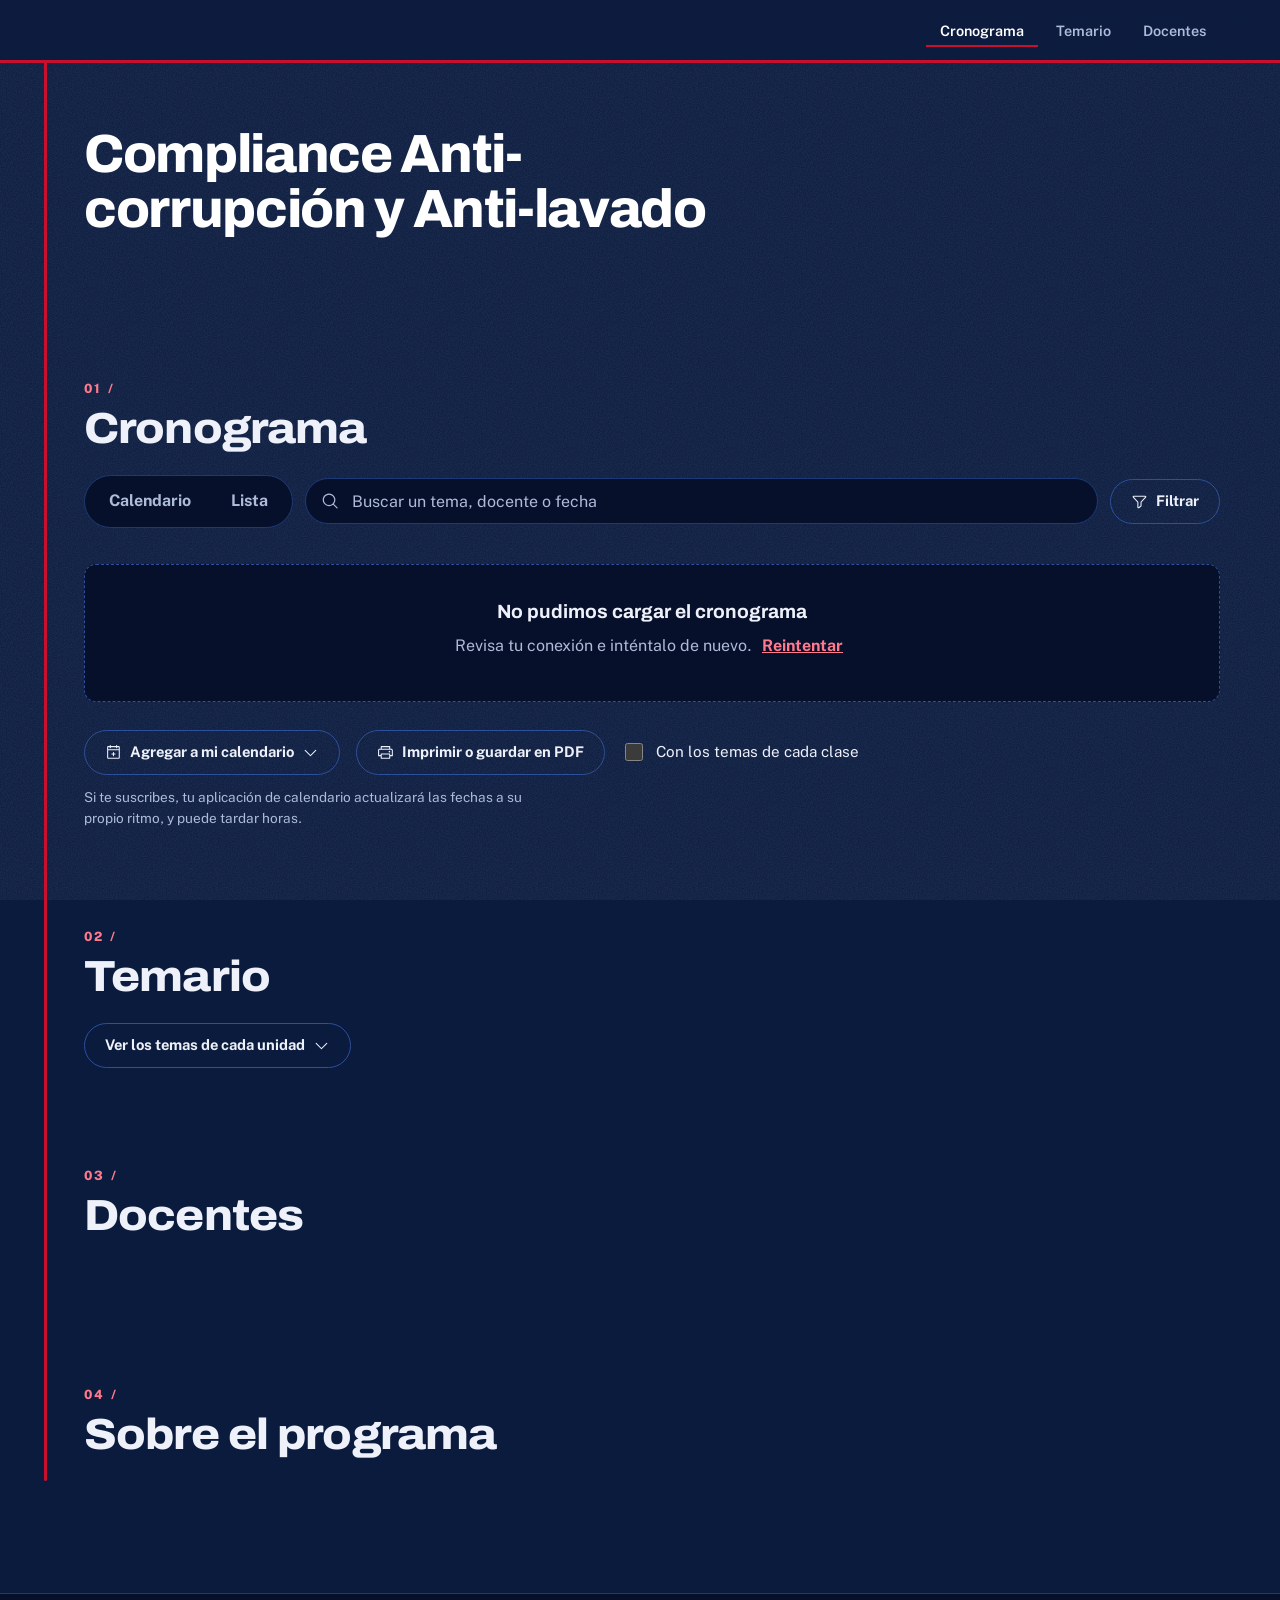
<file: index.html>
<!doctype html>
<html lang="es">
<head>
  <meta charset="utf-8">
  <meta name="viewport" content="width=device-width, initial-scale=1">
  <title>Cronograma del diplomado de Compliance</title>
  <meta name="description" content="Cuándo es tu próxima clase, quién la dicta y el enlace para entrar. Cronograma del Diplomado Compliance Anti-corrupción y Anti-lavado.">
  <meta property="og:type" content="website">
  <meta property="og:locale" content="es_CO">
  <meta property="og:title" content="Cronograma del Diplomado Compliance Anti-corrupción y Anti-lavado">
  <meta property="og:description" content="Tu próxima clase, el calendario completo y el enlace de Teams en un solo lugar.">
  <meta name="theme-color" content="#0B1B3D">
  <link rel="icon" type="image/svg+xml" href="assets/icono.svg">
  <link rel="preload" href="assets/fuentes/archivo-wdth.woff2" as="font" type="font/woff2" crossorigin>
  <link rel="stylesheet" href="css/tokens.css?v=__V__">
  <link rel="stylesheet" href="css/base.css?v=__V__">
  <link rel="stylesheet" href="css/componentes.css?v=__V__">
  <link rel="stylesheet" href="css/calendario.css?v=__V__">
  <link rel="stylesheet" href="css/impresion.css?v=__V__">
</head>
<body>
  <svg width="0" height="0" style="position:absolute" aria-hidden="true" focusable="false"><filter id="caucho" x="-5%" y="-5%" width="110%" height="110%"><feTurbulence type="fractalNoise" baseFrequency="0.85" numOctaves="2" seed="7" result="r"/><feColorMatrix in="r" type="matrix" values="0 0 0 0 0  0 0 0 0 0  0 0 0 0 0  -3.4 0 0 0 2.9" result="m"/><feComposite in="SourceGraphic" in2="m" operator="in"/></filter></svg>
  <a class="omitir" href="#cronograma">Ir al cronograma</a>
  <header class="cabecera">
    <div class="dentro">
      <a class="marca" href="#inicio" id="marca"></a>
      <button class="menu-btn" type="button" aria-expanded="false" aria-controls="nav"><span data-ic="list"></span>Menú</button>
      <nav class="nav" id="nav" aria-label="Secciones">
        <a href="#cronograma">Cronograma</a><a href="#temario">Temario</a><a href="#docentes">Docentes</a>
      </nav>
    </div>
  </header>

  <div class="avisos" id="avisos" role="status" hidden></div>
  <div class="aviso-red" id="aviso-red" role="status" hidden></div>

  <main class="tablero" id="inicio">
    <div class="hilo" aria-hidden="true"></div>

    <section class="portada">
      <div class="portada-top">
        <h1 id="titulo"></h1>
        <p class="lead" id="lead"></p>
      </div>
      <div id="panel" aria-live="off"></div>
    </section>

    <section class="seccion" id="cronograma">
      <h2>Cronograma</h2>
      <div class="herramientas">
        <div class="controles">
          <div class="segmentos" role="group" aria-label="Vista">
            <button type="button" data-vista="calendario" aria-pressed="false">Calendario</button>
            <button type="button" data-vista="lista" aria-pressed="false">Lista</button>
          </div>
          <label class="buscar"><span class="solo-lectores">Buscar</span><span data-ic="magnifying-glass"></span><input id="f-q" type="search" placeholder="Buscar un tema, docente o fecha" autocomplete="off"></label>
          <button class="btn btn-filtrar" id="abrir-filtros" type="button" aria-expanded="false" aria-controls="filtros"><span data-ic="funnel"></span>Filtrar<span class="cuenta-filtros" id="cuenta-filtros" hidden></span></button>
        </div>
        <div class="filtros" id="filtros" hidden>
          <label class="campo">Docente<select id="f-docente"></select></label>
          <label class="campo">Unidad<select id="f-unidad"></select></label>
          <label class="campo">Estado<select id="f-estado">
            <option value="todas">Todas</option><option value="proximas">Próximas</option><option value="realizadas">Realizadas</option></select></label>
          <div class="filtros-pie">
            <label class="check"><input type="checkbox" id="f-ocultar"> Ocultar clases realizadas</label>
            <button class="enlace-btn" type="button" id="limpiar" hidden>Limpiar filtros</button>
          </div>
        </div>
        <p class="contador" id="contador" aria-live="polite"></p>
      </div>
      <div id="vista"></div>
      <div class="acciones">
        <details class="menu" id="menu-ics">
          <summary class="btn"><span data-ic="calendar-plus"></span>Agregar a mi calendario<span data-ic="caret-down"></span></summary>
          <div class="menu-panel papel">
            <button class="btn" type="button" data-ics-visibles>Las clases que veo ahora</button>
            <button class="btn" type="button" data-ics-todas>Todo el cronograma</button>
            <a class="btn" id="suscribir" href="#">Suscribirme y recibir los cambios</a>
          </div>
        </details>
        <button class="btn" type="button" data-pdf><span data-ic="printer"></span>Imprimir o guardar en PDF</button>
        <label class="check"><input type="checkbox" id="f-temas"> Con los temas de cada clase</label>
      </div>
      <p class="nota-ics">Si te suscribes, tu aplicación de calendario actualizará las fechas a su propio ritmo, y puede tardar horas.</p>
    </section>

    <section class="seccion" id="temario"><h2>Temario</h2>
      <details class="temario"><summary class="btn">Ver los temas de cada unidad<span data-ic="caret-down"></span></summary><div class="unidades" id="plan-lista"></div></details>
    </section>
    <section class="seccion" id="docentes"><h2>Docentes</h2><div class="docentes-lista" id="docentes-lista"></div><p class="apoyo" id="apoyo"></p></section>
    <section class="seccion" id="sobre"><h2>Sobre el programa</h2><div class="sobre" id="sobre-contenido"></div></section>
  </main>

  <footer class="pie">
    <div class="dentro">
      <p id="pie-nombre"></p>
      <p id="actualizado" aria-live="off"></p>
    </div>
  </footer>

  <div id="hoja-impresion" aria-hidden="true"></div>
  <!-- __V__ se reemplaza por el commit en cada despliegue: obliga al navegador a pedir los archivos nuevos -->
  <script type="importmap">{"imports":{"./js/app.js":"./js/app.js?v=__V__","./js/datos.js":"./js/datos.js?v=__V__","./js/estado.js":"./js/estado.js?v=__V__","./js/filtros.js":"./js/filtros.js?v=__V__","./js/vista-lista.js":"./js/vista-lista.js?v=__V__","./js/vista-calendario.js":"./js/vista-calendario.js?v=__V__","./js/proxima-clase.js":"./js/proxima-clase.js?v=__V__","./js/cambios.js":"./js/cambios.js?v=__V__","./js/ics.js":"./js/ics.js?v=__V__","./js/pdf.js":"./js/pdf.js?v=__V__","./js/secciones.js":"./js/secciones.js?v=__V__","./js/ui.js":"./js/ui.js?v=__V__","./js/iconos.js":"./js/iconos.js?v=__V__","./js/utils-fecha.js":"./js/utils-fecha.js?v=__V__"}}</script>
  <script type="module" src="js/app.js?v=__V__"></script>
</body>
</html>
</file>
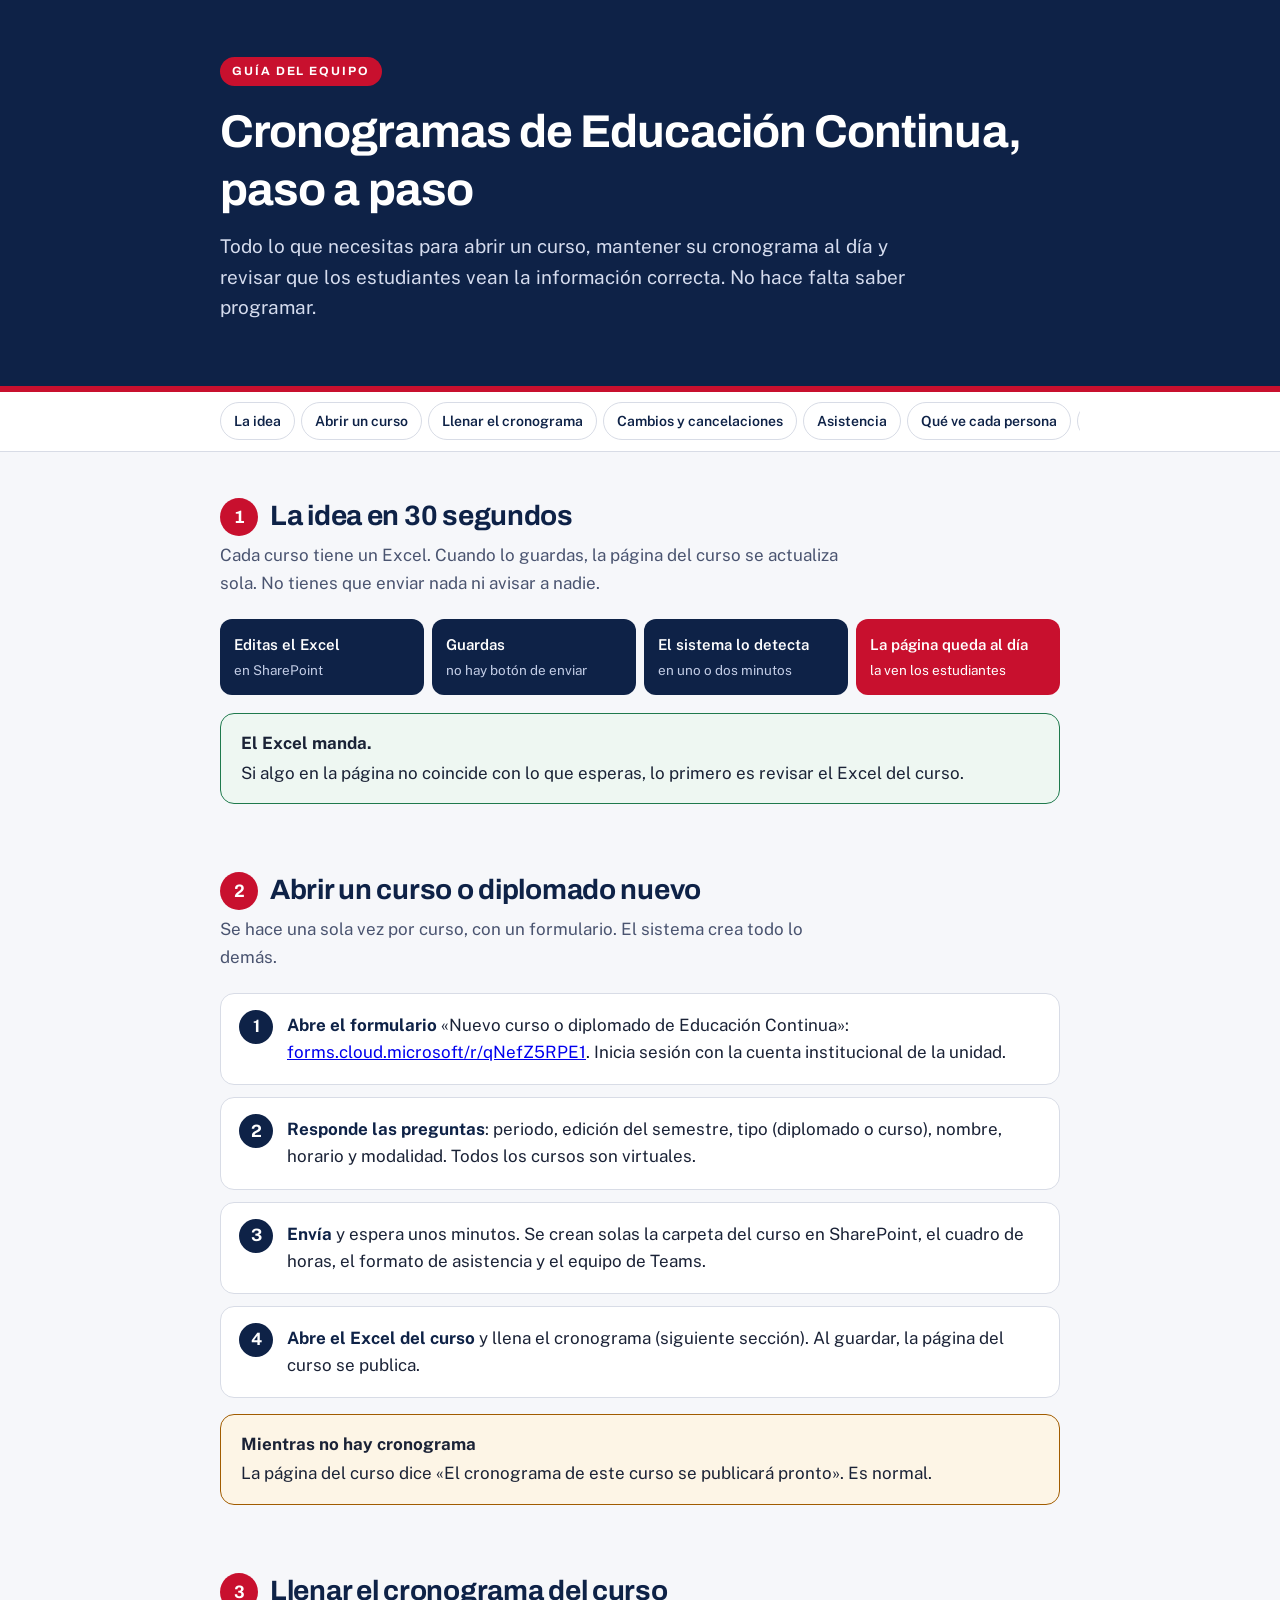
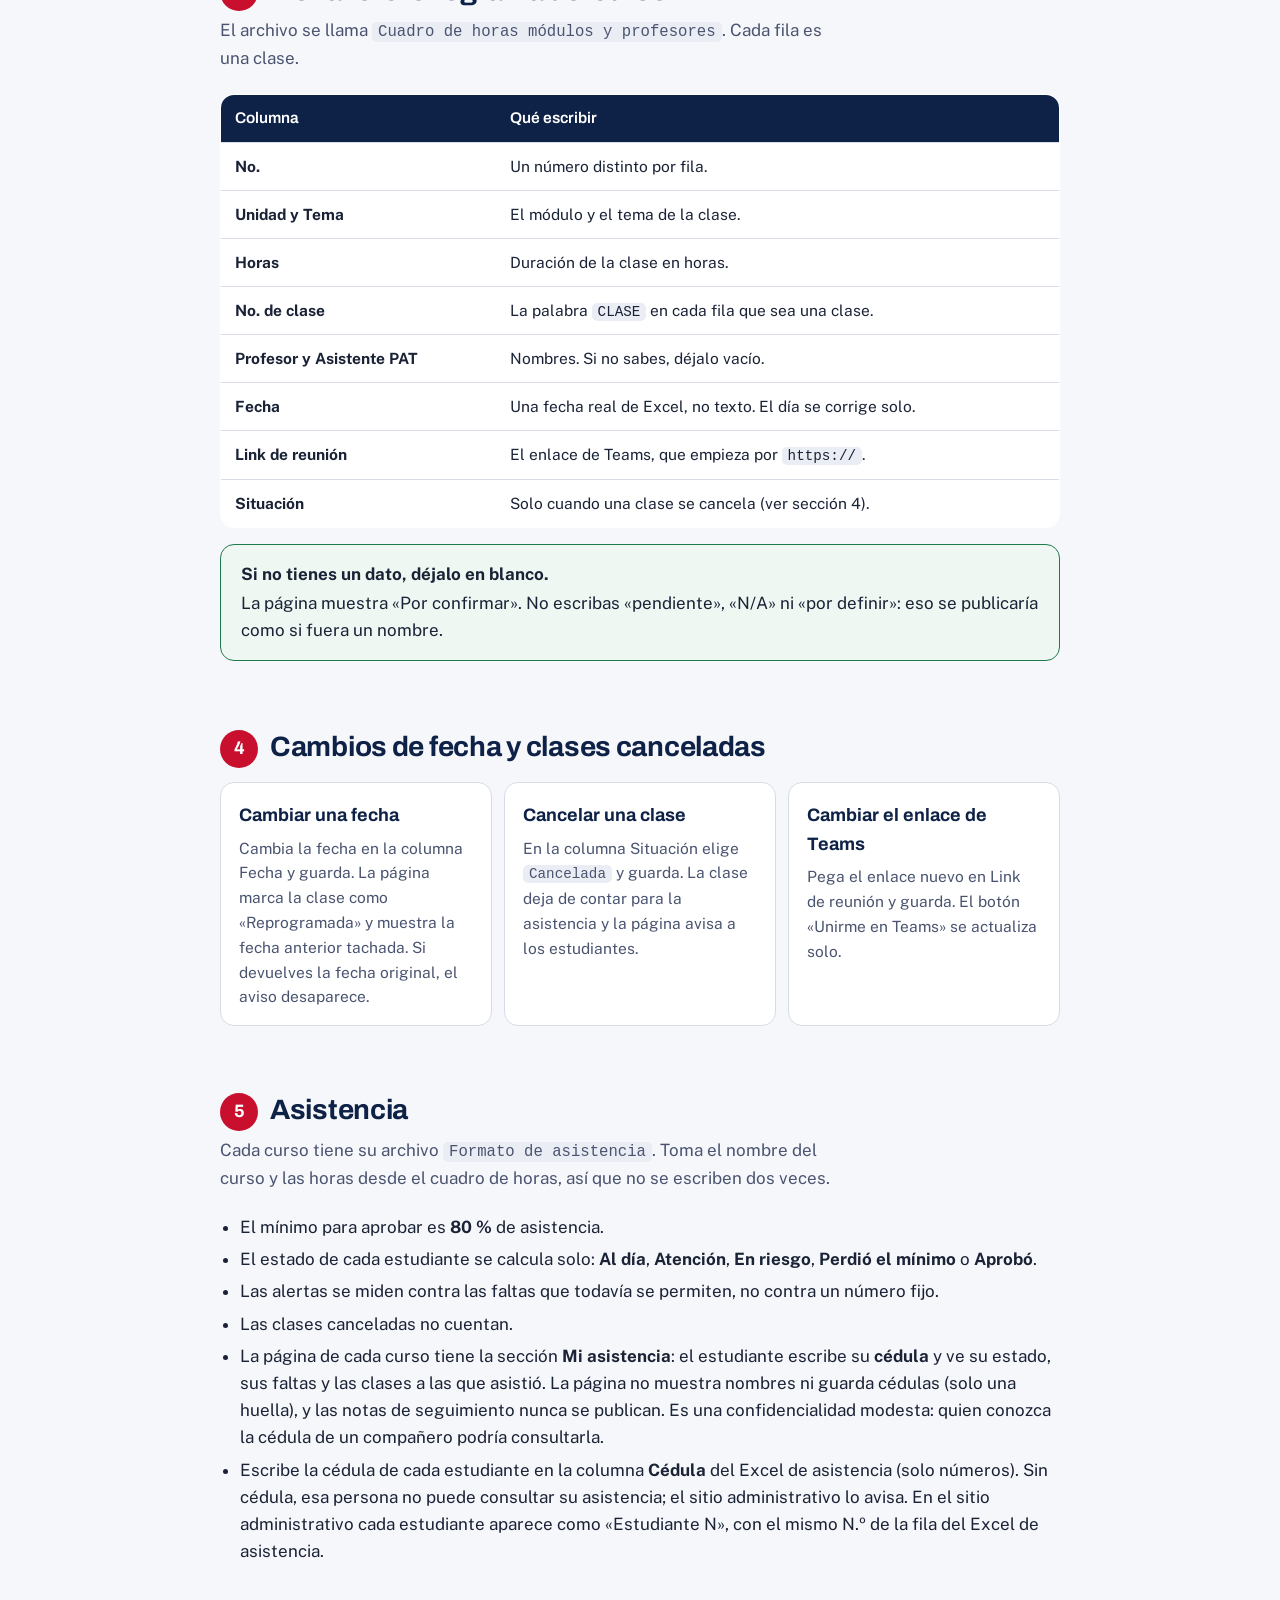
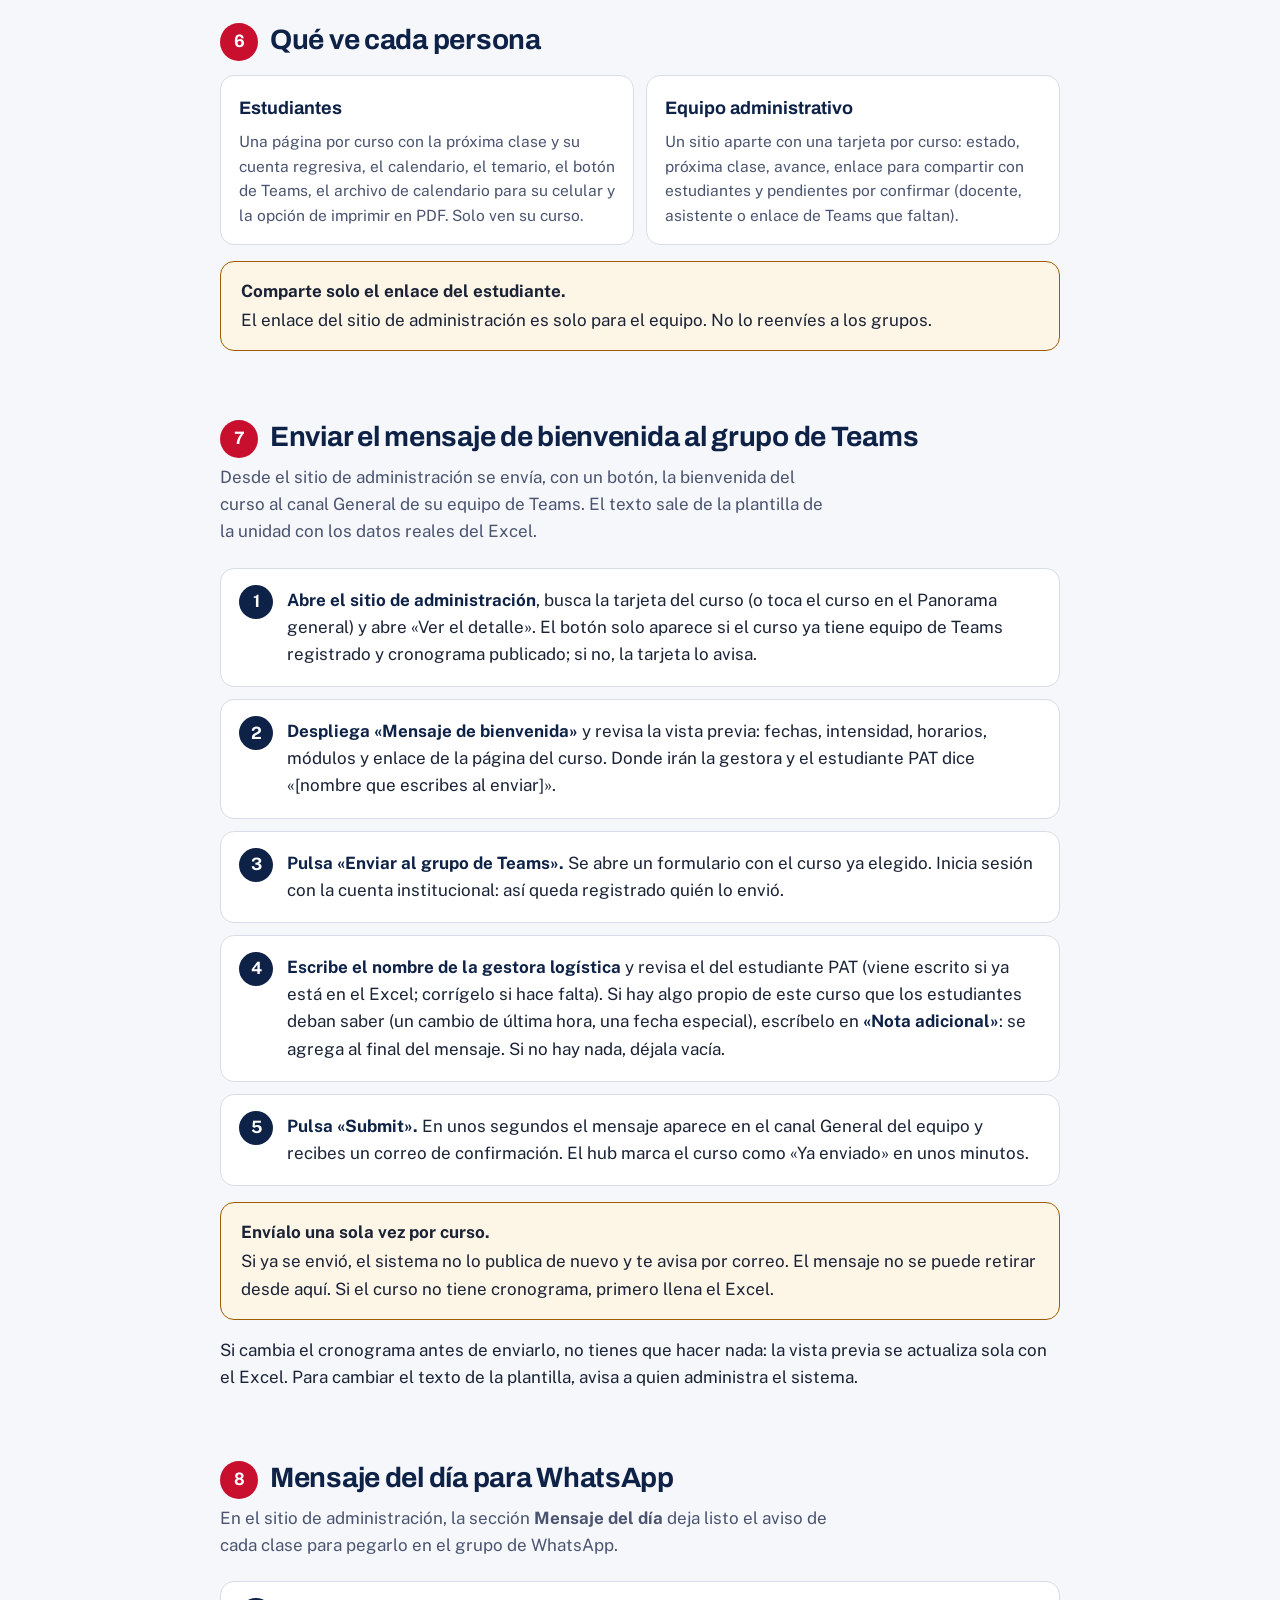
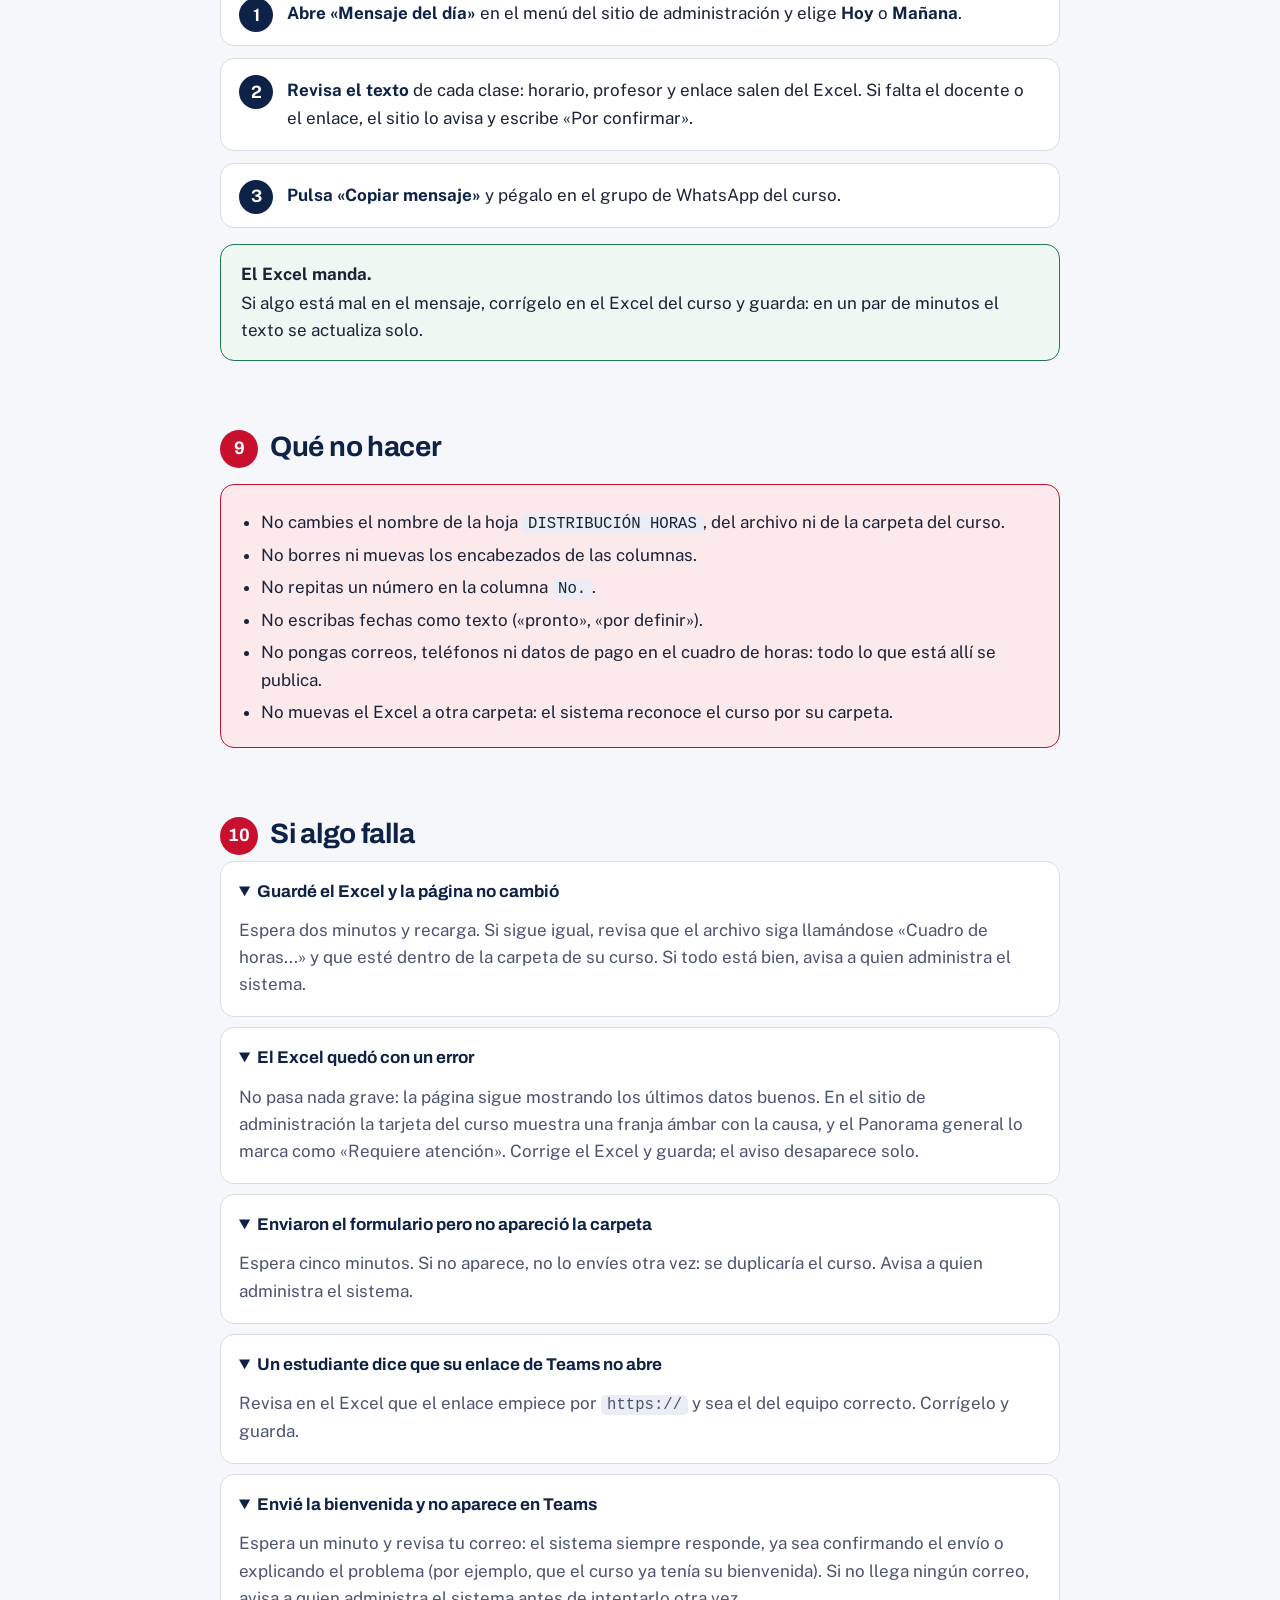
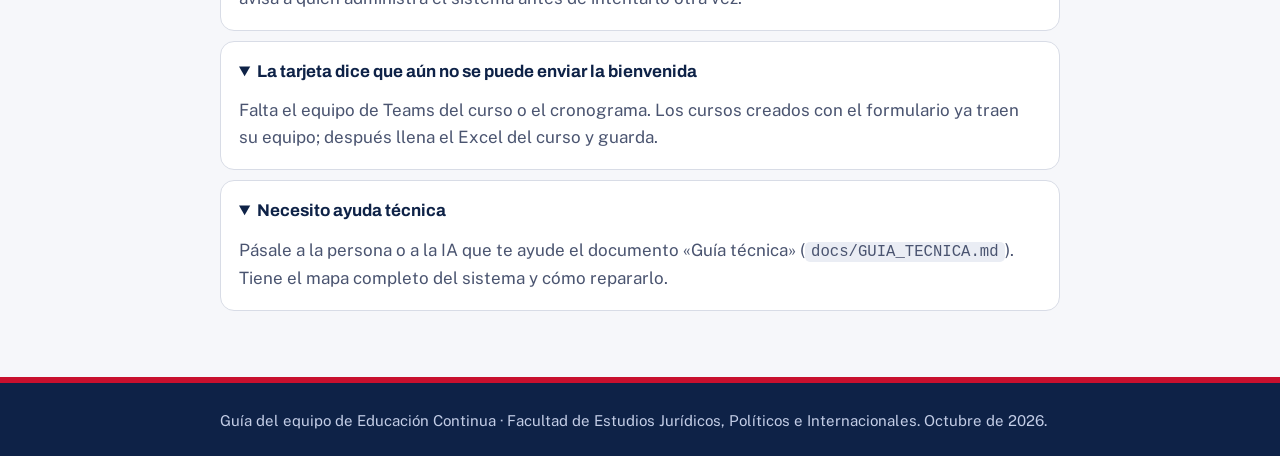
<file: docs/guia-equipo.html>
<!doctype html>
<html lang="es">
<head>
<meta charset="utf-8">
<meta name="viewport" content="width=device-width, initial-scale=1">
<title>Guía del equipo: cronogramas de Educación Continua</title>
<style>
  @font-face{font-family:'Archivo';font-weight:100 900;font-display:swap;src:url('../assets/fuentes/archivo-wdth.woff2') format('woff2')}
  @font-face{font-family:'Public Sans';font-weight:100 900;font-display:swap;src:url('../assets/fuentes/public-sans.woff2') format('woff2')}
  :root{
    --marino:#0e2247; --marino-2:#1b3566; --rojo:#c8102e; --rojo-suave:#fbe9ec;
    --papel:#f6f7fa; --tinta:#1a2236; --tinta-2:#4a5470; --linea:#d8dce6; --verde:#1f7a4d; --ambar:#a15c00;
    --r:14px;
  }
  *{box-sizing:border-box}
  html{scroll-behavior:smooth}
  body{margin:0;background:var(--papel);color:var(--tinta);font:17px/1.6 "Public Sans","Helvetica Neue",Arial,sans-serif}
  h1,h2,h3,summary,th,.eyebrow{font-family:"Archivo","Helvetica Neue",Arial,sans-serif}
  .wrap{max-width:880px;margin:0 auto;padding:0 20px}
  header.hero{background:var(--marino);color:#fff;padding:56px 0 64px;border-bottom:6px solid var(--rojo)}
  .eyebrow{display:inline-block;font-size:12px;letter-spacing:.16em;text-transform:uppercase;font-weight:700;color:#fff;background:var(--rojo);padding:5px 12px;border-radius:99px}
  h1{font-size:clamp(30px,5vw,46px);line-height:1.25;margin:18px 0 12px;letter-spacing:-.02em}
  header p{margin:0;max-width:60ch;color:#d5dcee;font-size:19px}
  nav.indice{position:sticky;top:0;z-index:5;background:#fff;border-bottom:1px solid var(--linea)}
  nav.indice .wrap{display:flex;gap:6px;overflow-x:auto;padding-top:10px;padding-bottom:10px}
  nav.indice a{white-space:nowrap;text-decoration:none;color:var(--marino);font-weight:600;font-size:14px;padding:7px 13px;border-radius:99px;border:1px solid var(--linea)}
  nav.indice a:hover{background:var(--marino);color:#fff;border-color:var(--marino)}
  section{padding:46px 0 6px}
  h2{font-size:28px;line-height:1.3;margin:0 0 6px;color:var(--marino);letter-spacing:-.01em}
  h2 .n{display:inline-grid;place-items:center;width:38px;height:38px;border-radius:50%;background:var(--rojo);color:#fff;font-size:18px;margin-right:12px;vertical-align:middle}
  .lead{color:var(--tinta-2);margin:0 0 22px;max-width:62ch}
  .pasos{list-style:none;margin:0;padding:0;counter-reset:p}
  .pasos li{counter-increment:p;position:relative;background:#fff;border:1px solid var(--linea);border-radius:var(--r);padding:18px 20px 18px 66px;margin:0 0 12px}
  .pasos li::before{content:counter(p);position:absolute;left:18px;top:16px;width:34px;height:34px;border-radius:50%;background:var(--marino);color:#fff;font-weight:700;display:grid;place-items:center}
  .pasos b{color:var(--marino)}
  .caja{border-radius:var(--r);padding:16px 20px;margin:16px 0;border:1px solid var(--linea);background:#fff}
  .caja strong{display:block;margin-bottom:2px}
  .caja.ok{border-color:var(--verde);background:#eef7f2}
  .caja.ojo{border-color:var(--ambar);background:#fdf5e6}
  .caja.no{border-color:var(--rojo);background:var(--rojo-suave)}
  .rejilla{display:grid;grid-template-columns:repeat(auto-fit,minmax(240px,1fr));gap:12px;margin:14px 0}
  .tarjeta{background:#fff;border:1px solid var(--linea);border-radius:var(--r);padding:18px 18px 16px}
  .tarjeta h3{margin:0 0 6px;font-size:18px;color:var(--marino)}
  .tarjeta p{margin:0;color:var(--tinta-2);font-size:15.5px}
  .flujo{display:flex;flex-wrap:wrap;align-items:stretch;gap:8px;margin:18px 0}
  .flujo div{flex:1 1 150px;background:var(--marino);color:#fff;border-radius:12px;padding:14px 14px;font-weight:600;font-size:15px;position:relative}
  .flujo div small{display:block;font-weight:400;color:#c3cde6;margin-top:3px;font-size:13.5px}
  .flujo div:last-child{background:var(--rojo)}
  .flujo div:last-child small{color:#fff}
  table{width:100%;border-collapse:collapse;background:#fff;border-radius:var(--r);overflow:hidden;border:1px solid var(--linea);font-size:15.5px}
  th,td{text-align:left;padding:11px 14px;border-bottom:1px solid var(--linea);vertical-align:top}
  th{background:var(--marino);color:#fff;font-weight:600}
  tr:last-child td{border-bottom:0}
  .si{color:var(--verde);font-weight:700}.no-t{color:var(--rojo);font-weight:700}
  ul.lista{margin:8px 0 0;padding-left:20px}
  ul.lista li{margin:5px 0}
  details{background:#fff;border:1px solid var(--linea);border-radius:var(--r);padding:4px 18px;margin:0 0 10px}
  summary{cursor:pointer;font-weight:700;color:var(--marino);padding:12px 0}
  details p{margin:0 0 14px;color:var(--tinta-2)}
  footer{margin-top:50px;background:var(--marino);color:#c3cde6;padding:26px 0 30px;font-size:15px;border-top:6px solid var(--rojo)}
  code{background:#eaedf4;border-radius:5px;padding:1px 6px;font-size:.92em}
  @media print{
    body{background:#fff;font-size:12.5px}
    nav.indice{display:none}
    header.hero{padding:24px 0 26px;-webkit-print-color-adjust:exact;print-color-adjust:exact}
    section{padding:18px 0 0;break-inside:avoid-page}
    .pasos li,.tarjeta,.caja,details,table{break-inside:avoid}
    details{display:block}
    .flujo div,.pasos li::before,h2 .n,th,footer,.eyebrow{-webkit-print-color-adjust:exact;print-color-adjust:exact}
    footer{margin-top:20px}
    @page{margin:14mm 12mm}
  }
</style>
</head>
<body>

<header class="hero">
  <div class="wrap">
    <span class="eyebrow">Guía del equipo</span>
    <h1>Cronogramas de Educación Continua, paso a paso</h1>
    <p>Todo lo que necesitas para abrir un curso, mantener su cronograma al día y revisar que los estudiantes vean la información correcta. No hace falta saber programar.</p>
  </div>
</header>

<nav class="indice" aria-label="Contenido">
  <div class="wrap">
    <a href="#idea">La idea</a>
    <a href="#abrir">Abrir un curso</a>
    <a href="#cuadro">Llenar el cronograma</a>
    <a href="#cambios">Cambios y cancelaciones</a>
    <a href="#asistencia">Asistencia</a>
    <a href="#sitio">Qué ve cada persona</a>
    <a href="#bienvenida">Mensaje de bienvenida</a>
    <a href="#whatsapp">Mensaje del día</a>
    <a href="#evitar">Qué no hacer</a>
    <a href="#dudas">Si algo falla</a>
  </div>
</nav>

<main class="wrap">

<section id="idea">
  <h2><span class="n">1</span>La idea en 30 segundos</h2>
  <p class="lead">Cada curso tiene un Excel. Cuando lo guardas, la página del curso se actualiza sola. No tienes que enviar nada ni avisar a nadie.</p>
  <div class="flujo" role="img" aria-label="Flujo: editas el Excel, el sistema lo detecta, la página se actualiza">
    <div>Editas el Excel<small>en SharePoint</small></div>
    <div>Guardas<small>no hay botón de enviar</small></div>
    <div>El sistema lo detecta<small>en uno o dos minutos</small></div>
    <div>La página queda al día<small>la ven los estudiantes</small></div>
  </div>
  <div class="caja ok"><strong>El Excel manda.</strong>Si algo en la página no coincide con lo que esperas, lo primero es revisar el Excel del curso.</div>
</section>

<section id="abrir">
  <h2><span class="n">2</span>Abrir un curso o diplomado nuevo</h2>
  <p class="lead">Se hace una sola vez por curso, con un formulario. El sistema crea todo lo demás.</p>
  <ol class="pasos">
    <li><b>Abre el formulario</b> «Nuevo curso o diplomado de Educación Continua»: <a href="https://forms.cloud.microsoft/r/qNefZ5RPE1">forms.cloud.microsoft/r/qNefZ5RPE1</a>. Inicia sesión con la cuenta institucional de la unidad.</li>
    <li><b>Responde las preguntas</b>: periodo, edición del semestre, tipo (diplomado o curso), nombre, horario y modalidad. Todos los cursos son virtuales.</li>
    <li><b>Envía</b> y espera unos minutos. Se crean solas la carpeta del curso en SharePoint, el cuadro de horas, el formato de asistencia y el equipo de Teams.</li>
    <li><b>Abre el Excel del curso</b> y llena el cronograma (siguiente sección). Al guardar, la página del curso se publica.</li>
  </ol>
  <div class="caja ojo"><strong>Mientras no hay cronograma</strong>La página del curso dice «El cronograma de este curso se publicará pronto». Es normal.</div>
</section>

<section id="cuadro">
  <h2><span class="n">3</span>Llenar el cronograma del curso</h2>
  <p class="lead">El archivo se llama <code>Cuadro de horas módulos y profesores</code>. Cada fila es una clase.</p>
  <table>
    <tr><th>Columna</th><th>Qué escribir</th></tr>
    <tr><td><b>No.</b></td><td>Un número distinto por fila.</td></tr>
    <tr><td><b>Unidad y Tema</b></td><td>El módulo y el tema de la clase.</td></tr>
    <tr><td><b>Horas</b></td><td>Duración de la clase en horas.</td></tr>
    <tr><td><b>No. de clase</b></td><td>La palabra <code>CLASE</code> en cada fila que sea una clase.</td></tr>
    <tr><td><b>Profesor y Asistente PAT</b></td><td>Nombres. Si no sabes, déjalo vacío.</td></tr>
    <tr><td><b>Fecha</b></td><td>Una fecha real de Excel, no texto. El día se corrige solo.</td></tr>
    <tr><td><b>Link de reunión</b></td><td>El enlace de Teams, que empieza por <code>https://</code>.</td></tr>
    <tr><td><b>Situación</b></td><td>Solo cuando una clase se cancela (ver sección 4).</td></tr>
  </table>
  <div class="caja ok"><strong>Si no tienes un dato, déjalo en blanco.</strong>La página muestra «Por confirmar». No escribas «pendiente», «N/A» ni «por definir»: eso se publicaría como si fuera un nombre.</div>
</section>

<section id="cambios">
  <h2><span class="n">4</span>Cambios de fecha y clases canceladas</h2>
  <div class="rejilla">
    <div class="tarjeta"><h3>Cambiar una fecha</h3><p>Cambia la fecha en la columna Fecha y guarda. La página marca la clase como «Reprogramada» y muestra la fecha anterior tachada. Si devuelves la fecha original, el aviso desaparece.</p></div>
    <div class="tarjeta"><h3>Cancelar una clase</h3><p>En la columna Situación elige <code>Cancelada</code> y guarda. La clase deja de contar para la asistencia y la página avisa a los estudiantes.</p></div>
    <div class="tarjeta"><h3>Cambiar el enlace de Teams</h3><p>Pega el enlace nuevo en Link de reunión y guarda. El botón «Unirme en Teams» se actualiza solo.</p></div>
  </div>
</section>

<section id="asistencia">
  <h2><span class="n">5</span>Asistencia</h2>
  <p class="lead">Cada curso tiene su archivo <code>Formato de asistencia</code>. Toma el nombre del curso y las horas desde el cuadro de horas, así que no se escriben dos veces.</p>
  <ul class="lista">
    <li>El mínimo para aprobar es <b>80 %</b> de asistencia.</li>
    <li>El estado de cada estudiante se calcula solo: <b>Al día</b>, <b>Atención</b>, <b>En riesgo</b>, <b>Perdió el mínimo</b> o <b>Aprobó</b>.</li>
    <li>Las alertas se miden contra las faltas que todavía se permiten, no contra un número fijo.</li>
    <li>Las clases canceladas no cuentan.</li>
    <li>La página de cada curso tiene la sección <b>Mi asistencia</b>: el estudiante escribe su <b>cédula</b> y ve su estado, sus faltas y las clases a las que asistió. La página no muestra nombres ni guarda cédulas (solo una huella), y las notas de seguimiento nunca se publican. Es una confidencialidad modesta: quien conozca la cédula de un compañero podría consultarla.</li>
    <li>Escribe la cédula de cada estudiante en la columna <b>Cédula</b> del Excel de asistencia (solo números). Sin cédula, esa persona no puede consultar su asistencia; el sitio administrativo lo avisa. En el sitio administrativo cada estudiante aparece como «Estudiante N», con el mismo N.º de la fila del Excel de asistencia.</li>
  </ul>
</section>

<section id="sitio">
  <h2><span class="n">6</span>Qué ve cada persona</h2>
  <div class="rejilla">
    <div class="tarjeta"><h3>Estudiantes</h3><p>Una página por curso con la próxima clase y su cuenta regresiva, el calendario, el temario, el botón de Teams, el archivo de calendario para su celular y la opción de imprimir en PDF. Solo ven su curso.</p></div>
    <div class="tarjeta"><h3>Equipo administrativo</h3><p>Un sitio aparte con una tarjeta por curso: estado, próxima clase, avance, enlace para compartir con estudiantes y pendientes por confirmar (docente, asistente o enlace de Teams que faltan).</p></div>
  </div>
  <div class="caja ojo"><strong>Comparte solo el enlace del estudiante.</strong>El enlace del sitio de administración es solo para el equipo. No lo reenvíes a los grupos.</div>
</section>

<section id="bienvenida">
  <h2><span class="n">7</span>Enviar el mensaje de bienvenida al grupo de Teams</h2>
  <p class="lead">Desde el sitio de administración se envía, con un botón, la bienvenida del curso al canal General de su equipo de Teams. El texto sale de la plantilla de la unidad con los datos reales del Excel.</p>
  <ol class="pasos">
    <li><b>Abre el sitio de administración</b>, busca la tarjeta del curso (o toca el curso en el Panorama general) y abre «Ver el detalle». El botón solo aparece si el curso ya tiene equipo de Teams registrado y cronograma publicado; si no, la tarjeta lo avisa.</li>
    <li><b>Despliega «Mensaje de bienvenida»</b> y revisa la vista previa: fechas, intensidad, horarios, módulos y enlace de la página del curso. Donde irán la gestora y el estudiante PAT dice «[nombre que escribes al enviar]».</li>
    <li><b>Pulsa «Enviar al grupo de Teams».</b> Se abre un formulario con el curso ya elegido. Inicia sesión con la cuenta institucional: así queda registrado quién lo envió.</li>
    <li><b>Escribe el nombre de la gestora logística</b> y revisa el del estudiante PAT (viene escrito si ya está en el Excel; corrígelo si hace falta). Si hay algo propio de este curso que los estudiantes deban saber (un cambio de última hora, una fecha especial), escríbelo en <b>«Nota adicional»</b>: se agrega al final del mensaje. Si no hay nada, déjala vacía.</li>
    <li><b>Pulsa «Submit».</b> En unos segundos el mensaje aparece en el canal General del equipo y recibes un correo de confirmación. El hub marca el curso como «Ya enviado» en unos minutos.</li>
  </ol>
  <div class="caja ojo"><strong>Envíalo una sola vez por curso.</strong>Si ya se envió, el sistema no lo publica de nuevo y te avisa por correo. El mensaje no se puede retirar desde aquí. Si el curso no tiene cronograma, primero llena el Excel.</div>
  <p>Si cambia el cronograma antes de enviarlo, no tienes que hacer nada: la vista previa se actualiza sola con el Excel. Para cambiar el texto de la plantilla, avisa a quien administra el sistema.</p>
</section>

<section id="whatsapp">
  <h2><span class="n">8</span>Mensaje del día para WhatsApp</h2>
  <p class="lead">En el sitio de administración, la sección <b>Mensaje del día</b> deja listo el aviso de cada clase para pegarlo en el grupo de WhatsApp.</p>
  <ol class="pasos">
    <li><b>Abre «Mensaje del día»</b> en el menú del sitio de administración y elige <b>Hoy</b> o <b>Mañana</b>.</li>
    <li><b>Revisa el texto</b> de cada clase: horario, profesor y enlace salen del Excel. Si falta el docente o el enlace, el sitio lo avisa y escribe «Por confirmar».</li>
    <li><b>Pulsa «Copiar mensaje»</b> y pégalo en el grupo de WhatsApp del curso.</li>
  </ol>
  <div class="caja ok"><strong>El Excel manda.</strong>Si algo está mal en el mensaje, corrígelo en el Excel del curso y guarda: en un par de minutos el texto se actualiza solo.</div>
</section>

<section id="evitar">
  <h2><span class="n">9</span>Qué no hacer</h2>
  <div class="caja no">
    <ul class="lista">
      <li>No cambies el nombre de la hoja <code>DISTRIBUCIÓN HORAS</code>, del archivo ni de la carpeta del curso.</li>
      <li>No borres ni muevas los encabezados de las columnas.</li>
      <li>No repitas un número en la columna <code>No.</code>.</li>
      <li>No escribas fechas como texto («pronto», «por definir»).</li>
      <li>No pongas correos, teléfonos ni datos de pago en el cuadro de horas: todo lo que está allí se publica.</li>
      <li>No muevas el Excel a otra carpeta: el sistema reconoce el curso por su carpeta.</li>
    </ul>
  </div>
</section>

<section id="dudas">
  <h2><span class="n">10</span>Si algo falla</h2>
  <details open>
    <summary>Guardé el Excel y la página no cambió</summary>
    <p>Espera dos minutos y recarga. Si sigue igual, revisa que el archivo siga llamándose «Cuadro de horas...» y que esté dentro de la carpeta de su curso. Si todo está bien, avisa a quien administra el sistema.</p>
  </details>
  <details open>
    <summary>El Excel quedó con un error</summary>
    <p>No pasa nada grave: la página sigue mostrando los últimos datos buenos. En el sitio de administración la tarjeta del curso muestra una franja ámbar con la causa, y el Panorama general lo marca como «Requiere atención». Corrige el Excel y guarda; el aviso desaparece solo.</p>
  </details>
  <details open>
    <summary>Enviaron el formulario pero no apareció la carpeta</summary>
    <p>Espera cinco minutos. Si no aparece, no lo envíes otra vez: se duplicaría el curso. Avisa a quien administra el sistema.</p>
  </details>
  <details open>
    <summary>Un estudiante dice que su enlace de Teams no abre</summary>
    <p>Revisa en el Excel que el enlace empiece por <code>https://</code> y sea el del equipo correcto. Corrígelo y guarda.</p>
  </details>
  <details open>
    <summary>Envié la bienvenida y no aparece en Teams</summary>
    <p>Espera un minuto y revisa tu correo: el sistema siempre responde, ya sea confirmando el envío o explicando el problema (por ejemplo, que el curso ya tenía su bienvenida). Si no llega ningún correo, avisa a quien administra el sistema antes de intentarlo otra vez.</p>
  </details>
  <details open>
    <summary>La tarjeta dice que aún no se puede enviar la bienvenida</summary>
    <p>Falta el equipo de Teams del curso o el cronograma. Los cursos creados con el formulario ya traen su equipo; después llena el Excel del curso y guarda.</p>
  </details>
  <details open>
    <summary>Necesito ayuda técnica</summary>
    <p>Pásale a la persona o a la IA que te ayude el documento «Guía técnica» (<code>docs/GUIA_TECNICA.md</code>). Tiene el mapa completo del sistema y cómo repararlo.</p>
  </details>
</section>

</main>

<footer>
  <div class="wrap">Guía del equipo de Educación Continua · Facultad de Estudios Jurídicos, Políticos e Internacionales. Octubre de 2026.</div>
</footer>

</body>
</html>
</file>
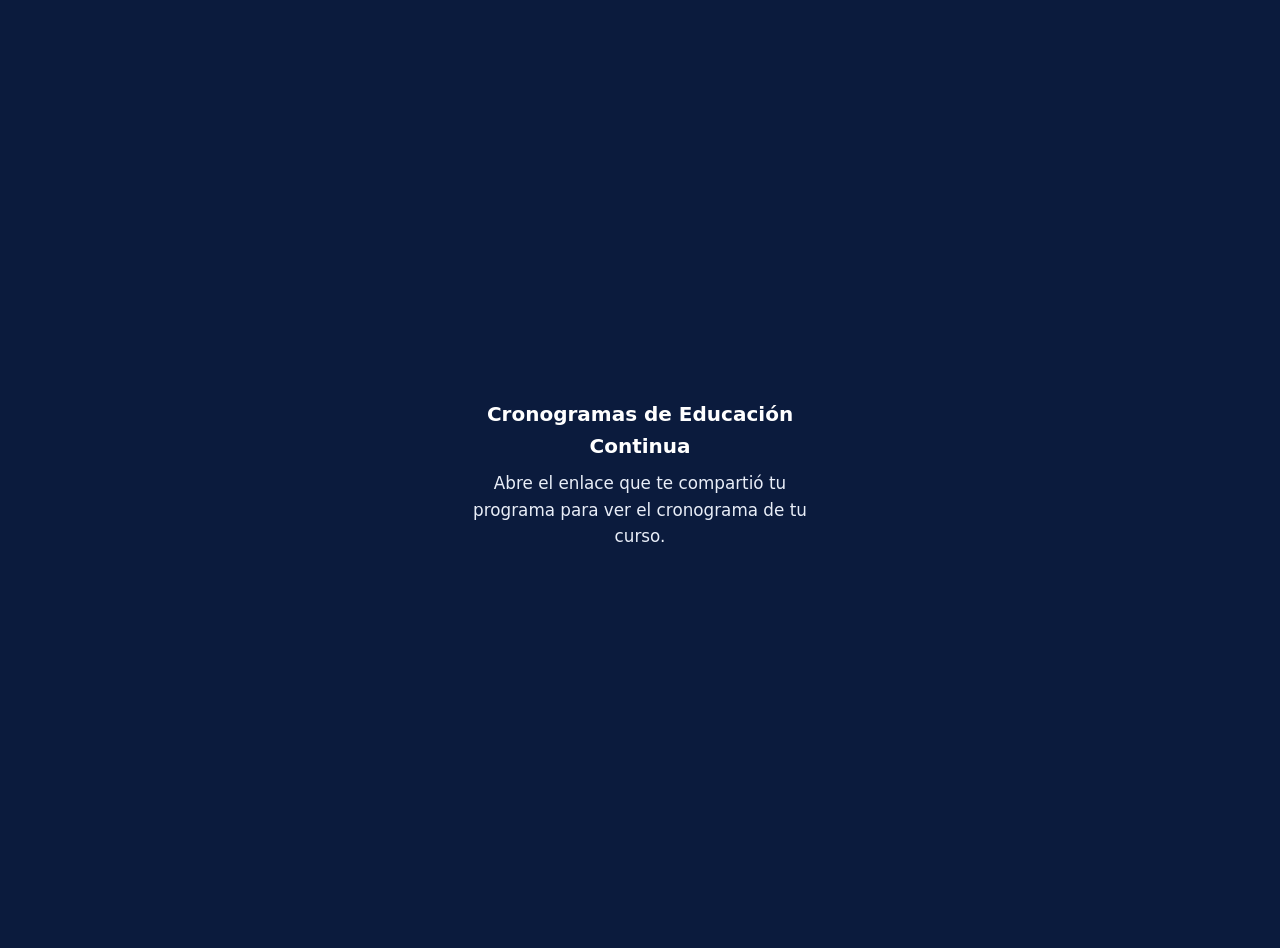
<file: plantilla/raiz.html>
<!doctype html>
<html lang="es">
<head>
  <meta charset="utf-8">
  <meta name="viewport" content="width=device-width, initial-scale=1">
  <title>Cronogramas de Educación Continua</title>
  <meta name="robots" content="noindex, nofollow">
  <meta name="theme-color" content="#0B1B3D">
  <link rel="icon" type="image/svg+xml" href="assets/icono.svg">
  <style>
    html { color-scheme: dark; }
    body { margin: 0; min-height: 100dvh; display: grid; place-items: center; padding: 24px; background: #0B1B3D; color: #E9EEF8; font: 400 1.05rem/1.6 system-ui, sans-serif; text-align: center; }
    p { max-width: 34ch; margin: 0; }
    strong { display: block; margin-bottom: 8px; font-size: 1.25rem; color: #fff; }
  </style>
</head>
<body><p><strong>Cronogramas de Educación Continua</strong>Abre el enlace que te compartió tu programa para ver el cronograma de tu curso.</p></body>
</html>
</file>
<file: css/tokens.css>
/* El hilo rojo: tablero de franela azul marino, etiquetas de papel, hilo y sellos en rojo. Un solo tema (oscuro). */
:root {
  color-scheme: dark;

  /* Franela */
  --navy-950: #06102A;
  --navy-900: #0B1B3D;
  --navy-800: #11285E;
  --navy-700: #1D3A78;
  --navy-600: #2E4F9A;

  /* Papel (etiquetas) */
  --paper: #F5F7FC;
  --paper-2: #E4E9F5;
  --ink: #0B1B3D;
  --ink-2: #44537A;

  /* Texto sobre franela */
  --felt: #EEF1FA;
  --felt-2: #AEBBD9;

  /* Hilo y sellos */
  --red: #C8102E;
  --red-hot: #E3213F;
  --red-tint: #FF7A8C;
  --amber: #FFC857;
  --amber-ink: #5A3B00;

  --font-display: 'Archivo', 'Helvetica Neue', Arial, sans-serif;
  --font-body: 'Public Sans', 'Helvetica Neue', Arial, sans-serif;

  /* Forma: botones y sellos en píldora, etiquetas y campos a 12 px */
  --r-tag: 12px;
  --r-pill: 999px;

  /* Sombras con desplazamiento y desenfoque, teñidas de navy */
  --sombra-tag: 0 22px 40px -18px rgba(2, 8, 24, .75), 0 2px 6px rgba(2, 8, 24, .35);
  --sombra-chica: 0 8px 18px -10px rgba(2, 8, 24, .7);

  --ease: cubic-bezier(0.16, 1, 0.3, 1);

  /* Geometría del hilo */
  --tl: 24px;   /* posición del hilo desde el borde del tablero */
  --pl: 64px;   /* inicio del contenido */
  --grosor: 3px;
}
@media (max-width: 720px) { :root { --tl: 14px; --pl: 40px; } }
</file>
<file: css/base.css>
@font-face { font-family: 'Archivo'; font-weight: 100 900; font-stretch: 62% 125%; font-display: swap; src: url('../assets/fuentes/archivo-wdth.woff2') format('woff2'); }
@font-face { font-family: 'Public Sans'; font-weight: 100 900; font-display: swap; src: url('../assets/fuentes/public-sans.woff2') format('woff2'); }

* { box-sizing: border-box; }
html { scroll-behavior: smooth; scroll-padding-top: 84px; scrollbar-color: var(--red) var(--navy-950); scrollbar-width: thin; }
body { margin: 0; font-family: var(--font-body); font-size: 1rem; line-height: 1.55; color: var(--felt); background: var(--navy-900); -webkit-font-smoothing: antialiased; font-variant-numeric: tabular-nums; caret-color: var(--red-tint); }
body::before { /* grano de franela, fijo y sin eventos */ content: ''; position: fixed; inset: 0; z-index: 0; pointer-events: none; opacity: .7; background-image: url("data:image/svg+xml,%3Csvg xmlns='http://www.w3.org/2000/svg' width='160' height='160'%3E%3Cfilter id='n'%3E%3CfeTurbulence type='fractalNoise' baseFrequency='.8' numOctaves='3' stitchTiles='stitch'/%3E%3CfeColorMatrix values='0 0 0 0 .55 0 0 0 0 .66 0 0 0 0 1 0 0 0 .16 0'/%3E%3C/filter%3E%3Crect width='160' height='160' filter='url(%23n)'/%3E%3C/svg%3E"); }
::selection { background: var(--red); color: #fff; }
img, svg { max-width: 100%; }
a { color: inherit; text-underline-offset: .2em; }
button, input, select { font: inherit; color: inherit; }
button { cursor: pointer; }
h1, h2, h3, h4 { font-family: var(--font-display); margin: 0; text-wrap: balance; }
p { margin: 0; text-wrap: pretty; }
ul, ol { margin: 0; padding: 0; list-style: none; }
[hidden] { display: none !important; }
.ic { flex-shrink: 0; }
mark { background: var(--amber); color: var(--ink); border-radius: 3px; padding: 0 2px; }

:focus-visible { outline: 3px solid #fff; outline-offset: 3px; border-radius: 6px; }
.papel :focus-visible, .papel:focus-visible { outline-color: var(--ink); }
.solo-lectores { position: absolute; width: 1px; height: 1px; overflow: hidden; clip: rect(0 0 0 0); white-space: nowrap; }
.omitir { position: absolute; left: -999px; top: 8px; background: #fff; color: var(--ink); padding: 8px 16px; z-index: 300; border-radius: var(--r-pill); }
.omitir:focus { left: 8px; }

/* cabecera: lo único que flota, con desenfoque porque es fija */
.cabecera { position: sticky; top: 0; z-index: 100; background: rgba(11, 27, 61, .84); backdrop-filter: blur(14px); -webkit-backdrop-filter: blur(14px); border-bottom: var(--grosor) solid var(--red); }
.cabecera .dentro { max-width: 1240px; margin: 0 auto; padding: 0 clamp(16px, 4vw, 40px); height: 60px; display: flex; align-items: center; justify-content: space-between; gap: 16px; }
.marca { font: 800 1.15rem/1 var(--font-display); font-stretch: 112%; letter-spacing: -.01em; text-decoration: none; color: var(--felt); }
.nav { display: flex; align-items: center; gap: 4px; }
.nav a { font: 600 .9rem var(--font-body); text-decoration: none; padding: 8px 14px; border-radius: var(--r-pill); color: var(--felt-2); transition: background .2s var(--ease), color .2s var(--ease); }
.nav a[aria-current="true"] { color: #fff; box-shadow: inset 0 -2px 0 var(--red); border-radius: 0; }
.nav a:hover { background: var(--navy-800); color: #fff; }
.menu-btn { display: none; align-items: center; gap: 8px; background: transparent; border: 1.5px solid var(--navy-600); border-radius: var(--r-pill); padding: 7px 14px; font-weight: 600; font-size: .9rem; color: var(--felt); }
@media (max-width: 720px) {
  .menu-btn { display: inline-flex; }
  .nav { display: none; position: absolute; top: 100%; left: 0; right: 0; flex-direction: column; align-items: stretch; padding: 8px 16px 16px; background: var(--navy-900); border-bottom: var(--grosor) solid var(--red); }
  .nav.abierto { display: flex; }
  .nav a { padding: 12px 14px; font-size: 1rem; }
}

/* botones */
.btn { display: inline-flex; align-items: center; justify-content: center; gap: 8px; font: 700 .92rem/1 var(--font-body); padding: 13px 20px; border-radius: var(--r-pill); border: 1.5px solid var(--navy-600); background: transparent; color: var(--felt); text-decoration: none; transition: transform .25s var(--ease), background .25s var(--ease), border-color .25s var(--ease), color .25s var(--ease); }
.btn:hover { background: var(--navy-800); border-color: var(--felt-2); }
.btn:active { transform: scale(.97); }
.btn.rojo { background: var(--red); border-color: var(--red); color: #fff; }
.btn.rojo:hover { background: var(--red-hot); border-color: var(--red-hot); }
.papel .btn { border-color: var(--ink-2); color: var(--ink); }
.papel .btn:hover { background: var(--paper-2); border-color: var(--ink); }
.papel .btn.rojo { background: var(--red); border-color: var(--red); color: #fff; }
.papel .btn.rojo:hover { background: var(--red-hot); }
.btn .ic { font-size: 1.15em; }
.btn .flecha-btn { display: inline-grid; place-items: center; width: 26px; height: 26px; margin-right: -8px; border-radius: 50%; background: rgba(255,255,255,.18); transition: transform .3s var(--ease); }
.btn:hover .flecha-btn { transform: translate(2px, -2px); }

/* tablero: el hilo recorre toda la página */
.tablero { position: relative; z-index: 1; max-width: 1240px; margin: 0 auto; padding: 0 clamp(16px, 4vw, 40px) 0 var(--pl); }
.hilo { position: absolute; z-index: 0; left: var(--tl); top: 0; bottom: 0; width: var(--grosor); background: var(--red); transform-origin: top; border-radius: 0 0 2px 2px; }
.seccion { padding: clamp(56px, 8vw, 104px) 0 0; }
.tablero { counter-reset: sec; }
.seccion:not([hidden]) > h2::before { counter-increment: sec; content: counter(sec, decimal-leading-zero) " /"; display: block; margin-bottom: 10px; font: 800 .8rem/1 var(--font-body); letter-spacing: .18em; color: var(--red-tint); }
.seccion > h2 { font-size: clamp(1.9rem, 3.4vw, 2.9rem); font-weight: 800; font-stretch: 108%; line-height: 1.04; letter-spacing: -.02em; margin-bottom: 24px; }
.seccion .nota { color: var(--felt-2); max-width: 62ch; }

/* sellos: estados en tinta de caucho */
.sello { filter: url(#caucho); display: inline-flex; align-items: center; font: 800 .72rem/1 var(--font-display); font-stretch: 105%; letter-spacing: .06em; text-transform: uppercase; padding: 5px 9px; border: 2px solid currentColor; border-radius: 6px; transform: rotate(-2deg); white-space: nowrap; }
.sello.hoy { color: var(--red); }
.sello.envivo { background: var(--red); border-color: var(--red); color: #fff; }
.sello.proxima { color: var(--ink); }
.sello.pasada { color: var(--ink-2); border-width: 1.5px; }
.sello.repro { color: var(--amber-ink); background: var(--amber); border-color: var(--amber-ink); }
.tachada { text-decoration: line-through; opacity: .7; }

@media (prefers-reduced-motion: no-preference) {
  .hilo { animation: tender 1.5s var(--ease) both; }
  @keyframes tender { from { transform: scaleY(0); } }
}
@media (prefers-reduced-motion: reduce) { html { scroll-behavior: auto; } * { transition-duration: .01ms !important; } }
</file>
<file: css/componentes.css>
/* avisos */
.avisos { position: relative; z-index: 2; background: var(--amber); color: var(--amber-ink); }
.avisos .dentro, .aviso-red .dentro { max-width: 1240px; margin: 0 auto; padding: 12px clamp(16px, 4vw, 40px); display: flex; gap: 16px; align-items: center; justify-content: space-between; }
.avisos ul { display: grid; gap: 4px; font-weight: 700; }
.avisos ul { max-height: min(40vh, 320px); overflow-y: auto; padding-right: 4px; }
@media (max-width: 640px) { .avisos .dentro { flex-direction: column; align-items: stretch; } .avisos .btn { width: 100%; } }
.avisos .btn { border-color: var(--amber-ink); color: var(--amber-ink); flex-shrink: 0; padding: 9px 16px; }
.avisos .btn:hover { background: rgba(90, 59, 0, .12); }
.aviso-red { position: relative; z-index: 2; background: var(--navy-800); color: var(--felt); font-size: .9rem; }

/* portada */
.portada { padding-top: clamp(28px, 5vw, 64px); margin-left: calc(-1 * var(--pl)); padding-left: var(--pl); overflow-x: clip; /* el columpio de la etiqueta no debe crear desplazamiento horizontal */ }
.portada-top { display: grid; grid-template-columns: minmax(0, 1.4fr) minmax(0, 1fr); gap: 20px 56px; align-items: end; margin-bottom: clamp(28px, 4vw, 44px); }
.portada h1 { font-size: clamp(2.1rem, 4.2vw, 3.8rem); font-weight: 800; font-stretch: 100%; line-height: 1.02; letter-spacing: -.025em; color: #fff; }
.portada h1 .sin-corte { white-space: nowrap; }
.portada .lead { color: var(--felt-2); font-size: 1.05rem; max-width: 40ch; }
.portada .lead strong { color: var(--felt); font-weight: 700; }
@media (max-width: 900px) { .portada-top { grid-template-columns: 1fr; } }

/* etiqueta de la próxima clase: cuelga del hilo */
.tag-proxima { position: relative; display: grid; grid-template-columns: auto minmax(0, 1fr) minmax(260px, 330px); gap: 24px 40px; align-items: center; background: var(--paper); color: var(--ink); border-radius: var(--r-tag); padding: 30px 36px 30px 44px; box-shadow: var(--sombra-tag); transform-origin: 0 32px; }
.tag-proxima::before { content: ''; position: absolute; top: 31px; right: 100%; width: calc(var(--pl) - var(--tl) - var(--grosor)); height: var(--grosor); background: var(--red); }
.tag-proxima::after { /* ojal por donde pasa el hilo */ content: ''; position: absolute; top: 22px; left: -10px; width: 20px; height: 20px; border-radius: 50%; background: var(--navy-900); border: 4px solid var(--red); }
@media (prefers-reduced-motion: no-preference) {
  .tag-proxima.nueva { animation: columpio 1.6s var(--ease) .5s both; }
  @keyframes columpio { from { transform: rotate(-3.5deg); } 55% { transform: rotate(.9deg); } to { transform: rotate(0); } }
}
.tag-fecha { display: grid; justify-items: center; line-height: 1; padding-right: 36px; border-right: 2px dashed var(--paper-2); }
.tag-fecha .dia-sem { font: 700 1.05rem var(--font-body); color: var(--ink-2); }
.tag-fecha .dia-num { font: 800 clamp(4.2rem, 8vw, 6rem)/1 var(--font-display); font-stretch: 112%; letter-spacing: -.03em; margin: 6px 0 4px; }
.tag-fecha .mes { font: 700 1.15rem var(--font-body); }
.tag-info { min-width: 0; display: grid; gap: 6px; }
.sello-esquina { position: absolute; top: -15px; right: 28px; font-size: .85rem; padding: 6px 12px; transform: rotate(3deg); background: var(--paper); }
.sello-esquina.envivo { background: var(--red); }
.tag-info h2 { font-size: clamp(1.8rem, 3vw, 2.6rem); font-weight: 800; font-stretch: 108%; line-height: 1.05; letter-spacing: -.02em; }
.tag-unidad { font-size: 1.05rem; color: var(--ink); }
.tag-datos { color: var(--ink-2); font-size: .95rem; }
.tag-cuenta { display: grid; gap: 16px; justify-items: stretch; }
.cuenta-num { display: flex; justify-content: space-between; gap: 8px; font-variant-numeric: tabular-nums; }
.cuenta-num div { display: grid; justify-items: center; min-width: 52px; }
.cuenta-num strong { font: 800 clamp(2.2rem, 3.6vw, 3.1rem)/1 var(--font-display); font-stretch: 108%; }
.cuenta-num span { font-size: .78rem; color: var(--ink-2); margin-top: 4px; }
.cuenta-texto { font: 800 1.8rem/1.1 var(--font-display); font-stretch: 108%; }
.cuenta-sub { font-size: .9rem; color: var(--ink-2); }
.tag-cuenta .btn { padding: 15px 22px; font-size: 1rem; }
.tag-proxima.es-envivo { box-shadow: 0 0 0 4px var(--red), var(--sombra-tag); }
.tag-proxima.fin { grid-template-columns: 1fr; padding-left: 44px; }
@media (max-width: 960px) {
  .tag-proxima { grid-template-columns: auto minmax(0, 1fr); padding: 26px 24px 26px 32px; }
  .tag-cuenta { grid-column: 1 / -1; }
  .tag-fecha { padding-right: 24px; }
}
@media (max-width: 560px) {
  .cuenta-texto { font-size: 1.45rem; }
  .tag-proxima { grid-template-columns: 1fr; padding: 24px 20px 24px 28px; gap: 16px; }
  .tag-fecha { grid-auto-flow: column; justify-content: start; align-items: baseline; gap: 10px; padding: 0 0 14px; border-right: 0; border-bottom: 2px dashed var(--paper-2); }
  .tag-fecha .dia-num { font-size: 3.6rem; margin: 0; }
}

/* herramientas del cronograma */
.herramientas { display: grid; gap: 14px; margin-bottom: 22px; }
.controles { display: flex; flex-wrap: wrap; gap: 12px; align-items: center; }
.segmentos { display: inline-flex; background: var(--navy-950); border: 1px solid var(--navy-700); border-radius: var(--r-pill); padding: 4px; }
.segmentos button { border: 0; background: transparent; padding: 9px 20px; border-radius: var(--r-pill); font-weight: 700; color: var(--felt-2); transition: background .25s var(--ease), color .25s var(--ease); }
.segmentos button:hover { color: #fff; }
.segmentos button[aria-pressed="true"] { background: var(--paper); color: var(--ink); }
.buscar { position: relative; flex: 1 1 240px; }
.buscar .ic { position: absolute; left: 16px; top: 50%; transform: translateY(-50%); color: var(--felt-2); font-size: 1.15rem; pointer-events: none; }
.buscar input { width: 100%; height: 46px; padding: 0 18px 0 46px; background: var(--navy-950); border: 1.5px solid var(--navy-700); border-radius: var(--r-pill); color: var(--felt); }
.buscar input::placeholder { color: var(--felt-2); opacity: 1; }
.buscar input:hover { border-color: var(--navy-600); }
.buscar input:focus-visible { outline-offset: 2px; }
.btn-filtrar .cuenta-filtros { display: inline-grid; place-items: center; min-width: 22px; height: 22px; padding: 0 6px; border-radius: var(--r-pill); background: var(--red); color: #fff; font-size: .78rem; }
.filtros { display: grid; grid-template-columns: repeat(3, minmax(0, 1fr)); gap: 16px; align-items: end; padding: 18px; background: var(--navy-950); border: 1px solid var(--navy-700); border-radius: var(--r-tag); }
.campo { display: grid; gap: 6px; font-size: .85rem; font-weight: 600; color: var(--felt-2); min-width: 0; }
.campo select { height: 44px; padding: 0 14px; background: var(--navy-900); border: 1.5px solid var(--navy-600); border-radius: var(--r-tag); color: var(--felt); text-overflow: ellipsis; }
.campo select:hover { border-color: var(--felt-2); }
.check { display: inline-flex; align-items: center; gap: 10px; font-size: .95rem; cursor: pointer; }
.check input { width: 18px; height: 18px; accent-color: var(--red); }
.filtros-pie { grid-column: 1 / -1; display: flex; flex-wrap: wrap; gap: 16px 24px; align-items: center; justify-content: space-between; }
.enlace-btn { background: none; border: 0; color: var(--red-tint); font-weight: 700; text-decoration: underline; padding: 6px; }
.contador { color: var(--felt-2); font-size: .92rem; }
@media (max-width: 760px) { .filtros { grid-template-columns: 1fr; } .segmentos { width: 100%; } .segmentos button { flex: 1; } }

.vacio { padding: 36px; text-align: center; background: var(--navy-950); border: 1.5px dashed var(--navy-600); border-radius: var(--r-tag); color: var(--felt-2); }
.vacio strong { display: block; color: var(--felt); font: 700 1.2rem var(--font-display); margin-bottom: 6px; }

/* acciones al final del cronograma */
.acciones { display: flex; flex-wrap: wrap; gap: 12px 16px; align-items: center; margin-top: 28px; }
.menu { position: relative; }
.menu summary { list-style: none; }
.menu summary::-webkit-details-marker { display: none; }
.menu-panel { position: absolute; z-index: 20; bottom: calc(100% + 10px); left: 0; min-width: 270px; display: grid; gap: 4px; padding: 8px; background: var(--paper); color: var(--ink); border-radius: var(--r-tag); box-shadow: var(--sombra-tag); }
.menu-panel .btn { justify-content: flex-start; border-color: transparent; color: var(--ink); border-radius: 8px; }
.menu-panel .btn:hover { background: var(--paper-2); border-color: transparent; }
.nota-ics { color: var(--felt-2); font-size: .85rem; max-width: 60ch; margin-top: 12px; }

/* lista: etiquetas colgadas del hilo */
.semana + .semana { margin-top: 36px; }
.semana-tit { font: 600 .95rem var(--font-body); color: var(--felt-2); margin-bottom: 14px; }
.hilo-lista { display: grid; gap: 12px; }
.fila { --tag-bg: var(--paper); --arandela: var(--paper-2); position: relative; background: radial-gradient(circle 8px at 0 37.5px, var(--navy-900) 98%, transparent 100%), radial-gradient(circle 14px at 0 37.5px, var(--arandela) 98%, transparent 100%), linear-gradient(225deg, var(--navy-900) 0 14px, transparent 14.5px), var(--tag-bg); color: var(--ink); border-radius: var(--r-tag); box-shadow: var(--sombra-chica); }
.fila::before { content: ''; position: absolute; top: 37px; right: 100%; width: calc(var(--pl) - var(--tl) - var(--grosor)); height: var(--grosor); background: var(--red); }
.fila::after { /* nudo en el hilo */ content: ''; position: absolute; top: 28px; left: calc(-1 * (var(--pl) - var(--tl) - 1.5px) - 10px); width: 20px; height: 20px; border-radius: 50%; background: var(--red); border: 4px solid var(--navy-900); }
.fila.es-pasada { --tag-bg: var(--navy-800); --arandela: var(--navy-700); color: var(--felt-2); box-shadow: none; }
.fila.es-pasada .sello.pasada { color: var(--felt-2); }
.fila.es-pasada::before { background: var(--navy-600); }
.fila.es-pasada::after { background: var(--navy-600); }
.fila.es-hoy, .fila.es-envivo, .fila.es-proxima { box-shadow: 0 0 0 3px var(--red), var(--sombra-chica); }
.fila-cab { display: grid; grid-template-columns: 84px minmax(0, 1fr) minmax(0, 220px) auto 22px; gap: 18px; align-items: center; width: 100%; text-align: left; background: none; border: 0; padding: 16px 20px 16px 16px; border-radius: inherit; color: inherit; }
.fila-cab:hover { background: rgba(11, 27, 61, .05); }
.fila.es-pasada .fila-cab:hover { background: rgba(255, 255, 255, .05); }
.fecha-bloque { display: grid; justify-items: center; line-height: 1; }
.fecha-bloque small { font-size: .78rem; font-weight: 700; color: var(--ink-2); }
.fecha-bloque b { font: 800 2.1rem/1 var(--font-display); font-stretch: 108%; margin: 3px 0; }
.es-pasada .fecha-bloque small { color: var(--felt-2); }
.fila-titulo { min-width: 0; display: grid; gap: 2px; }
.fila-titulo strong { font: 800 1.15rem/1.2 var(--font-display); font-stretch: 105%; }
.fila-titulo .unidad-txt { color: var(--ink-2); font-size: .92rem; display: -webkit-box; -webkit-line-clamp: 2; -webkit-box-orient: vertical; overflow: hidden; }
.es-pasada .fila-titulo .unidad-txt { color: var(--felt-2); }
.fila-prof { font-size: .95rem; min-width: 0; }
.fila-estados { display: flex; gap: 8px; flex-wrap: wrap; justify-content: flex-end; }
.fila-cab .ic { font-size: 1.2rem; transition: transform .3s var(--ease); }
.fila-cab[aria-expanded="true"] .ic { transform: rotate(180deg); }
.fila-cuerpo { padding: 4px 24px 24px calc(84px + 34px); }
@media (max-width: 760px) {
  .fila-cab { grid-template-columns: 58px minmax(0, 1fr) 22px; gap: 4px 14px; padding: 14px 14px 14px 12px; }
  .fecha-bloque b { font-size: 1.7rem; }
  .fila-prof, .fila-estados { grid-column: 2; justify-content: flex-start; }
  .fila-cab .ic { grid-column: 3; grid-row: 1; }
  .fila-cuerpo { padding: 4px 16px 20px; }
  .fila { background: radial-gradient(circle 8px at 0 32.5px, var(--navy-900) 98%, transparent 100%), radial-gradient(circle 14px at 0 32.5px, var(--arandela) 98%, transparent 100%), linear-gradient(225deg, var(--navy-900) 0 14px, transparent 14.5px), var(--tag-bg); }
  .fila::before { top: 31px; }
  .fila::after { top: 22px; }
}

/* ficha de clase (lista expandida y panel del calendario) */
.ficha-clase h3 { font: 800 1.3rem/1.2 var(--font-display); font-stretch: 105%; }
.ficha-clase .u { color: var(--ink-2); margin: 4px 0 12px; }
.es-pasada .ficha-clase .u { color: var(--felt-2); }
.ficha-clase ul.temas { list-style: disc; padding-left: 20px; display: grid; gap: 4px; margin-bottom: 16px; max-width: 68ch; }
.ficha-clase dl { display: grid; grid-template-columns: auto 1fr; gap: 6px 22px; margin: 0 0 18px; font-size: .95rem; }
.ficha-clase dt { color: var(--ink-2); }
.es-pasada .ficha-clase dt { color: var(--felt-2); }
.ficha-clase dd { margin: 0; font-weight: 600; }
.ficha-clase .acc { display: flex; flex-wrap: wrap; gap: 10px; }
.ficha-clase + .ficha-clase { border-top: 2px dashed var(--paper-2); margin-top: 22px; padding-top: 22px; }
.fila .btn { border-color: var(--ink-2); color: var(--ink); }
.fila .btn:hover { background: var(--paper-2); border-color: var(--ink); }
.fila .btn.rojo { background: var(--red); border-color: var(--red); color: #fff; }
.fila .btn.rojo:hover { background: var(--red-hot); border-color: var(--red-hot); }
.fila.es-pasada .btn { border-color: var(--felt-2); color: var(--felt); }
.fila.es-pasada .btn:hover { background: var(--navy-700); }

/* unidades */
.unidades { border-top: 1px solid var(--navy-700); }
.unidad { border-bottom: 1px solid var(--navy-700); }
.unidad summary { display: flex; align-items: center; gap: 16px; padding: 18px 4px; cursor: pointer; list-style: none; font: 700 1.08rem/1.35 var(--font-display); }
.unidad summary::-webkit-details-marker { display: none; }
.unidad summary:hover { color: #fff; }
.unidad.terminada summary { color: var(--felt-2); font-weight: 600; }
.en-curso { flex: none; padding: 3px 10px; border-radius: var(--r-pill); background: var(--red); color: #fff; font: 700 .72rem/1.3 var(--font-body); letter-spacing: .08em; text-transform: uppercase; }
.unidad summary .ic { margin-left: auto; transition: transform .3s var(--ease); color: var(--red-tint); }
.unidad[open] summary .ic { transform: rotate(180deg); }
.unidad-cuerpo { padding: 2px 4px 24px; display: grid; gap: 18px; max-width: 760px; }
.unidad-clase h3 { font: 700 .95rem var(--font-body); color: var(--red-tint); margin-bottom: 4px; }
.unidad-clase h3 span { color: var(--felt-2); font-weight: 500; }
.unidad-clase ul { list-style: disc; padding-left: 20px; display: grid; gap: 3px; color: var(--felt); }

/* docentes */
.docentes-lista { display: flex; flex-wrap: wrap; gap: 10px; }
.chip-docente { display: inline-flex; align-items: center; gap: 10px; padding: 10px 16px; background: var(--navy-800); border: 1px solid var(--navy-700); border-radius: var(--r-pill); font-weight: 600; transition: background .25s var(--ease), color .25s var(--ease), transform .25s var(--ease); }
.chip-docente small { color: var(--felt-2); font-weight: 500; }
.chip-docente:hover { background: var(--paper); color: var(--ink); }
.chip-docente:hover small { color: var(--ink-2); }
.chip-docente:active { transform: scale(.97); }
.apoyo { margin-top: 24px; color: var(--felt-2); max-width: 62ch; }
.apoyo strong { color: var(--felt); font-weight: 600; }

/* sobre el programa */
.sobre { display: flex; flex-wrap: wrap; gap: 20px 32px; align-items: center; justify-content: space-between; max-width: 900px; }


/* pie */
.pie { position: relative; z-index: 1; margin-top: clamp(64px, 9vw, 112px); background: var(--navy-950); border-top: 1px solid var(--navy-700); padding: 28px clamp(16px, 4vw, 40px) 40px; color: var(--felt-2); font-size: .9rem; }
.pie .dentro { max-width: 1240px; margin: 0 auto; display: flex; flex-wrap: wrap; gap: 8px 32px; justify-content: space-between; }

/* clases realizadas, plegadas para que lo próximo sea lo primero */
.realizadas { margin-bottom: 32px; }
.realizadas > summary { display: inline-flex; align-items: center; gap: 10px; list-style: none; cursor: pointer; padding: 10px 18px; border: 1.5px solid var(--navy-600); border-radius: var(--r-pill); font-weight: 700; font-size: .92rem; color: var(--felt-2); transition: background .25s var(--ease), color .25s var(--ease); }
.realizadas > summary::-webkit-details-marker { display: none; }
.realizadas > summary:hover { background: var(--navy-800); color: #fff; }
.realizadas > summary .ic { transition: transform .3s var(--ease); }
.realizadas[open] > summary .ic { transform: rotate(180deg); }
.realizadas > .semana:first-of-type { margin-top: 22px; }

/* temario plegado en un solo desplegable */
.temario > summary { list-style: none; }
.temario > summary::-webkit-details-marker { display: none; }
.temario > summary .ic { transition: transform .3s var(--ease); }
.temario[open] > summary .ic { transform: rotate(180deg); }
.temario .unidades { margin-top: 20px; }
.sobre p { color: var(--felt-2); max-width: 52ch; }

/* datos que faltan en el Excel: "Por confirmar" y botón de Teams apagado */
.pendiente { font-style: italic; color: var(--ink-2); font-weight: 500; }
.es-pasada .pendiente { color: var(--felt-2); }
.btn.btn-pendiente, .fila .btn.btn-pendiente, .papel .btn.btn-pendiente { border-style: dashed; border-color: var(--ink-2); background: transparent; color: var(--ink-2); font-weight: 600; cursor: default; box-shadow: none; }
.btn.btn-pendiente:hover, .fila .btn.btn-pendiente:hover, .papel .btn.btn-pendiente:hover { background: transparent; border-color: var(--ink-2); }
.btn.btn-pendiente:active { transform: none; }
.pendiente-nota { flex-basis: 100%; margin: 0; color: var(--felt-2); font-size: .95rem; }
.apoyo { color: var(--felt); }

.contactos-lista { display: grid; grid-template-columns: repeat(auto-fit, minmax(240px, 1fr)); gap: 12px; margin-top: 12px; }
.contacto { display: flex; flex-direction: column; gap: 2px; padding: 14px 16px; border: 1px solid var(--line, rgba(255,255,255,.18)); border-radius: 10px; }
.contacto span { opacity: .8; font-size: .9rem; }
.contacto a { overflow-wrap: anywhere; }

/* ---- Información del curso: de un vistazo (franja), datos clave (etiquetas de papel con hilo rojo) y notas ---- */
.vistazo { display: grid; grid-template-columns: repeat(auto-fit, minmax(150px, 1fr)); gap: 1px; margin: 0 0 28px; border-radius: var(--r-tag); overflow: hidden; background: rgba(174, 187, 217, .22); }
.vistazo > div { padding: 16px 18px; background: var(--navy-800); }
.vistazo dt { font-size: .74rem; font-weight: 700; letter-spacing: .12em; text-transform: uppercase; color: var(--felt-2); }
.vistazo dd { margin: 4px 0 0; font-family: var(--font-display); font-stretch: 108%; font-weight: 800; font-size: clamp(1.25rem, 2.2vw, 1.6rem); line-height: 1.15; color: var(--felt); }
.vistazo small { display: block; margin-top: 2px; font-family: var(--font-body); font-size: .82rem; font-weight: 500; color: var(--felt-2); }
.claves { display: grid; grid-template-columns: repeat(auto-fit, minmax(min(100%, 250px), 1fr)); gap: 16px; margin-bottom: 28px; }
.clave { position: relative; padding: 22px 22px 20px; border-radius: var(--r-tag); background: var(--paper); color: var(--ink); box-shadow: var(--sombra-chica); border-top: 4px solid var(--red); }
.clave .cifra { margin: 0 0 10px; font-family: var(--font-display); font-stretch: 112%; font-weight: 800; font-size: clamp(2rem, 4vw, 2.7rem); line-height: 1; letter-spacing: -.02em; color: var(--red); }
.clave .cifra span { display: block; margin-top: 6px; font-family: var(--font-body); font-size: .82rem; font-weight: 700; letter-spacing: .02em; color: var(--ink-2); }
.clave h3 { margin: 0 0 6px; font-size: 1.05rem; color: var(--ink); }
.clave p:last-child { margin: 0; color: var(--ink-2); line-height: 1.55; font-size: .95rem; }
.notas { display: grid; grid-template-columns: repeat(auto-fit, minmax(min(100%, 280px), 1fr)); gap: 0 40px; border-top: 1px solid rgba(174, 187, 217, .22); }
.nota-info { padding: 18px 0; border-bottom: 1px solid rgba(174, 187, 217, .22); }
.nota-info h3 { margin: 0 0 4px; font-size: 1rem; color: var(--felt); }
.nota-info p { margin: 0; color: var(--felt-2); line-height: 1.55; font-size: .95rem; max-width: 60ch; }
.sobre-nombre { font-family: var(--font-display); font-weight: 700; font-size: 1.1rem; color: var(--felt) !important; margin-bottom: 6px; }

/* ---- Mi asistencia (sitio de estudiantes): una etiqueta de papel por persona, sello de estado, medidor de faltas y una ficha por clase ---- */
#asistencia > p { color: var(--felt-2); max-width: 56ch; margin-bottom: 18px; }
#asistencia .campo { max-width: 460px; }
#asis-n { height: 52px; padding: 0 18px; background: var(--paper); color: var(--ink); border: 2px solid transparent; border-radius: var(--r-pill); font: inherit; font-size: 1.05rem; transition: border-color .25s var(--ease), box-shadow .25s var(--ease); }
#asis-n::placeholder { color: var(--ink-2); opacity: .8; }
#asis-n:focus-visible { outline: none; border-color: var(--red-hot); box-shadow: 0 0 0 4px rgba(227, 33, 63, .25); }
#asis-resultado { display: grid; gap: 18px; grid-template-columns: repeat(auto-fit, minmax(min(100%, 340px), 1fr)); margin-top: 22px; }
.asis-vacio { grid-column: 1 / -1; color: var(--felt-2); max-width: 56ch; }
.asis-ficha { background: var(--paper); color: var(--ink); border-radius: var(--r-tag); padding: 22px; box-shadow: var(--sombra-tag); border-top: 6px solid var(--navy-600); display: grid; gap: 16px; align-content: start; animation: asis-entra .5s var(--ease) both; }
.asis-ficha.nivel-atencion { border-top-color: var(--amber); }
.asis-ficha.nivel-riesgo { border-top-color: var(--red); }
.asis-ficha header { display: flex; justify-content: space-between; align-items: flex-start; gap: 12px; flex-wrap: wrap; }
.asis-ficha h3 { font-family: var(--font-display); font-size: 1.35rem; font-weight: 800; line-height: 1.1; letter-spacing: -.01em; }
.asis-sello { padding: 5px 14px; border-radius: var(--r-pill); font-size: .8rem; font-weight: 800; letter-spacing: .04em; text-transform: uppercase; background: var(--navy-800); color: var(--felt); white-space: nowrap; }
.nivel-atencion .asis-sello { background: var(--amber); color: var(--amber-ink); }
.nivel-riesgo .asis-sello { background: var(--red); color: #fff; }
.asis-cifras { display: grid; grid-template-columns: repeat(3, 1fr); gap: 8px; margin: 0; }
.asis-cifras div { background: var(--paper-2); border-radius: 10px; padding: 10px 12px; }
.asis-cifras dt { font-size: .75rem; font-weight: 700; color: var(--ink-2); }
.asis-cifras dd { margin: 0; font-family: var(--font-display); font-size: 2rem; font-weight: 800; line-height: 1.05; font-variant-numeric: tabular-nums; }
.asis-tramos { display: flex; gap: 4px; }
.asis-tramos i { flex: 1; height: 10px; border-radius: 3px; background: var(--paper-2); box-shadow: inset 0 0 0 1.5px var(--ink-2); }
.asis-tramos i.gasto { background: var(--red); box-shadow: none; }
.asis-medidor p { margin: 6px 0 0; font-size: .82rem; color: var(--ink-2); }
.asis-frase { margin: 0; line-height: 1.5; }
.asis-clases { list-style: none; margin: 0; padding: 0; display: grid; grid-template-columns: repeat(auto-fill, minmax(52px, 1fr)); gap: 6px; }
.asis-clases li { display: grid; justify-items: center; padding: 6px 2px; border-radius: 8px; background: var(--navy-800); color: var(--felt); line-height: 1.15; }
.asis-clases li b { font-family: var(--font-display); font-size: 1.05rem; }
.asis-clases li span { font-size: .68rem; font-weight: 700; letter-spacing: .02em; }
.asis-clases li.no { background: var(--red); color: #fff; }
.asis-fecha { margin: 0; font-size: .8rem; color: var(--ink-2); }
@keyframes asis-entra { from { opacity: 0; transform: translateY(14px); } }
@media (prefers-reduced-motion: reduce) { .asis-ficha { animation: none; } #asis-n { transition: none; } }

/* accesos rápidos bajo la portada */
.accesos { display: grid; grid-template-columns: repeat(auto-fit, minmax(150px, 1fr)); gap: 10px; margin-top: clamp(20px, 3vw, 32px); }
.accesos a { display: flex; flex-direction: column; gap: 4px; padding: 16px 18px; border: 1px solid var(--navy-700); border-left: 3px solid var(--red); border-radius: var(--r-sm, 12px); background: var(--navy-950); text-decoration: none; color: var(--felt); transition: transform .3s var(--ease), background .3s var(--ease), border-color .3s var(--ease); }
.accesos a:hover { transform: translateY(-2px); background: var(--navy-800); border-color: var(--navy-600); border-left-color: var(--red-tint); }
.accesos a:active { transform: scale(.98); }
.accesos strong { font: 700 .98rem/1.2 var(--font-display); font-stretch: 105%; }
.accesos span { font-size: .85rem; color: var(--felt-2); }
.accesos a[hidden] { display: none; }
@media print { .accesos { display: none; } }

/* certificado: lista de pasos con casillas y progreso guardado en el navegador */
.cert-pasos { display: grid; grid-template-columns: minmax(0, 1fr) 280px; gap: 20px; align-items: start; margin-top: 24px; }
.pasos-lista { list-style: none; margin: 0; padding: 0; display: grid; gap: 12px; }
.cert-paso { display: grid; grid-template-columns: auto minmax(0, 1fr); gap: 14px; padding: 18px 20px; border: 1px solid var(--navy-700); border-radius: var(--r-tag); background: var(--navy-950); transition: background .3s var(--ease), border-color .3s var(--ease); }
.paso-check { appearance: none; width: 24px; height: 24px; margin: 2px 0 0; border: 2px solid var(--felt-2); border-radius: 7px; background: transparent; cursor: pointer; display: grid; place-content: center; transition: background .2s var(--ease), border-color .2s var(--ease); }
.paso-check::after { content: ''; width: 11px; height: 6px; border: solid #fff; border-width: 0 0 2.5px 2.5px; transform: translateY(-2px) rotate(-45deg) scale(0); transition: transform .25s var(--ease); }
.paso-check:checked { background: var(--red); border-color: var(--red); }
.paso-check:checked::after { transform: translateY(-2px) rotate(-45deg) scale(1); }
.cert-paso:has(.paso-check:checked) { border-color: rgba(200, 16, 46, .55); background: linear-gradient(0deg, rgba(200, 16, 46, .1), rgba(200, 16, 46, .1)), var(--navy-950); }
.cert-paso:has(.paso-check:checked) h3 { color: var(--felt-2); }
.cert-paso h3 { font-size: 1.08rem; font-weight: 800; font-stretch: 105%; line-height: 1.25; margin: 0 0 4px; }
.cert-paso p { margin: 0; color: var(--felt-2); font-size: .94rem; max-width: 60ch; }
.cert-paso p strong { color: var(--felt); }
.cert-paso .btn { margin-top: 12px; padding: 10px 16px; }
.ver-como { margin-top: 10px; }
.ver-como summary { display: inline-block; cursor: pointer; list-style: none; font-weight: 700; font-size: .88rem; color: var(--red-tint); text-decoration: underline; text-underline-offset: 3px; }
.ver-como summary::-webkit-details-marker { display: none; }
.ver-como[open] summary { margin-bottom: 12px; }
.progreso { position: sticky; top: 96px; display: flex; flex-direction: column; align-items: center; gap: 14px; padding: 24px 20px; border: 1px solid var(--navy-700); border-radius: var(--r-tag); background: var(--navy-950); text-align: center; }
.anillo { --p: 0; width: 132px; height: 132px; border-radius: 50%; display: grid; place-content: center; background: radial-gradient(closest-side, var(--navy-950) 82%, transparent 83%), conic-gradient(var(--red) calc(var(--p) * 1%), var(--navy-800) 0); transition: --p .6s var(--ease); }
.anillo b { font: 800 2rem/1 var(--font-display); font-stretch: 105%; }
.anillo small { margin-top: 4px; font-size: .78rem; color: var(--felt-2); }
.progreso-msj { margin: 0; font: 600 1rem/1.4 var(--font-display); }
.certificado-notas { margin-top: 20px; }
.captura { display: block; width: 100%; max-width: 560px; height: auto; border-radius: 12px; border: 1px solid var(--navy-700); box-shadow: var(--sombra-chica); background: #fff; }
@property --p { syntax: '<number>'; inherits: false; initial-value: 0; }
@media (max-width: 860px) { .cert-pasos { grid-template-columns: 1fr; } .progreso { position: static; order: -1; flex-direction: row; text-align: left; padding: 16px; } .anillo { width: 92px; height: 92px; flex: none; } .anillo b { font-size: 1.4rem; } }
@media print { .progreso, .ver-como, .cert-paso .btn, .paso-check { display: none; } .cert-pasos { grid-template-columns: 1fr; } }
</file>
<file: css/calendario.css>
.cal-layout { display: grid; grid-template-columns: minmax(0, 1fr); gap: 24px; align-items: start; }
.cal-layout.con-detalle { grid-template-columns: minmax(0, 1fr) 340px; }
.cal-cab { display: flex; align-items: center; justify-content: space-between; gap: 16px; margin-bottom: 14px; flex-wrap: wrap; }
.cal-cab h3 { font: 800 1.7rem/1.1 var(--font-display); font-stretch: 108%; letter-spacing: -.01em; }
.cal-meses { display: flex; gap: 6px; align-items: center; }
.cal-meses button { border: 1.5px solid var(--navy-600); background: transparent; border-radius: var(--r-pill); font-weight: 700; font-size: .9rem; padding: 8px 16px; color: var(--felt-2); transition: background .25s var(--ease), color .25s var(--ease); }
.cal-meses button:hover:not(:disabled) { background: var(--navy-800); color: #fff; }
.cal-meses button[aria-pressed="true"] { background: var(--paper); border-color: var(--paper); color: var(--ink); }
.cal-meses .nav-mes { width: 40px; height: 40px; padding: 0; display: grid; place-items: center; font-size: 1.1rem; }
.cal-meses button:disabled { opacity: .35; cursor: default; }
.cal { border: 1px solid var(--navy-700); border-radius: var(--r-tag); overflow: hidden; background: rgba(6, 16, 42, .55); }
.cal-fila { display: grid; grid-template-columns: repeat(7, minmax(0, 1fr)); }
.cal-fila + .cal-fila { border-top: 1px solid var(--navy-700); }
.cal-dsem { font: 700 .8rem var(--font-body); color: var(--felt-2); padding: 10px 10px; background: var(--navy-950); text-align: left; text-transform: capitalize; }
.cal-celda { min-height: 116px; border-left: 1px solid var(--navy-700); position: relative; }
.cal-celda:first-child { border-left: 0; }
.cal-celda.fds { background: rgba(6, 16, 42, .6); }
.cal-celda.fuera { background: rgba(6, 16, 42, .85); }
.cal-btn { display: grid; grid-template-rows: auto 1fr; gap: 6px; align-content: start; width: 100%; height: 100%; min-height: 116px; padding: 8px; background: none; border: 0; text-align: left; color: inherit; }
.cal-btn[aria-disabled="true"] { cursor: default; }
.cal-btn:focus-visible { outline-offset: -3px; border-radius: 0; }
.cal-num { font: 700 .85rem var(--font-body); color: var(--felt-2); }
.cal-celda.es-hoy .cal-num { color: #fff; background: var(--red); border-radius: var(--r-pill); padding: 1px 9px; justify-self: start; }

/* piezas: pequeñas etiquetas de papel */
.pieza { display: grid; gap: 2px; padding: 7px 9px; min-width: 0; border-radius: 8px; background: var(--paper); color: var(--ink); box-shadow: var(--sombra-chica); }
.pieza strong { font: 800 .92rem/1.2 var(--font-display); white-space: nowrap; display: inline-flex; align-items: center; gap: 5px; }
.pieza small { font-size: .78rem; line-height: 1.25; color: var(--ink-2); overflow: hidden; text-overflow: ellipsis; white-space: nowrap; }
.pieza em { font: 800 .72rem/1.15 var(--font-display); font-style: normal; white-space: normal; letter-spacing: 0; background: var(--amber); color: var(--amber-ink); border-radius: 4px; padding: 1px 5px; justify-self: start; }
.pieza.es-pasada { background: var(--navy-800); color: var(--felt-2); box-shadow: none; }
.pieza.es-pasada small { color: var(--felt-2); }
.pieza.es-proxima, .pieza.es-hoy { box-shadow: 0 0 0 3px var(--red), var(--sombra-chica); }
.pieza.es-envivo { background: var(--red); color: #fff; box-shadow: none; }
.pieza.es-envivo small { color: #fff; }
.cal-btn.sel .pieza { outline: 3px solid #fff; outline-offset: 2px; }
/* al elegir un día se atenúa el resto para aislar lo seleccionado */
.con-detalle .cal-btn:not(.sel) .pieza:not(.es-proxima):not(.es-hoy):not(.es-envivo) { opacity: .38; filter: saturate(.4); transition: opacity .35s var(--ease); }

.leyenda { display: flex; flex-wrap: wrap; gap: 8px 20px; margin-top: 14px; font-size: .85rem; color: var(--felt-2); }
.leyenda i { display: inline-block; width: 14px; height: 14px; border-radius: 4px; vertical-align: -2px; margin-right: 7px; background: var(--paper); }
.leyenda .l-proxima { box-shadow: 0 0 0 2px var(--red); }
.leyenda .l-envivo { background: var(--red); }
.leyenda .l-pasada { background: var(--navy-800); border: 1px solid var(--navy-600); }
.leyenda .l-repro { background: var(--amber); }

/* detalle: etiqueta de papel, panel lateral en escritorio y hoja inferior en celular */
.detalle { position: sticky; top: 84px; background: var(--paper); color: var(--ink); border-radius: var(--r-tag); padding: 24px; max-height: calc(100vh - 104px); overflow: auto; box-shadow: var(--sombra-tag); }
.detalle .btn { border-color: var(--ink-2); color: var(--ink); }
.detalle .btn.rojo { color: #fff; border-color: var(--red); }
.detalle-cab { display: flex; justify-content: space-between; align-items: start; gap: 12px; margin-bottom: 14px; }
.detalle-cab p { font: 700 .95rem var(--font-body); color: var(--ink-2); }
.detalle-cerrar { border: 1.5px solid var(--ink-2); background: transparent; color: var(--ink); border-radius: 50%; width: 38px; height: 38px; display: grid; place-items: center; font-size: 1.1rem; flex-shrink: 0; }
.detalle-cerrar:hover { background: var(--paper-2); }
.fondo-detalle { display: none; }
@media (max-width: 1100px) {
  .cal-layout.con-detalle { grid-template-columns: minmax(0, 1fr); }
  .detalle { position: fixed; left: 0; right: 0; bottom: 0; top: auto; max-height: 82vh; border-radius: 20px 20px 0 0; z-index: 200; }
  .fondo-detalle.on { display: block; position: fixed; inset: 0; background: rgba(2, 8, 24, .6); z-index: 190; }
}
@media (max-width: 720px) {
  .cal-celda, .cal-btn { min-height: 54px; }
  .cal-btn { padding: 4px; justify-items: center; align-content: center; gap: 4px; }
  .cal-dsem { text-align: center; padding: 8px 0; font-size: .72rem; }
  .pieza { width: 32px; height: 32px; padding: 0; border-radius: 50%; place-items: center; }
  .pieza small, .pieza em { display: none; }
  .pieza.es-repro { box-shadow: 0 0 0 3px var(--amber); }
  .pieza strong { font-size: .85rem; }
  .pieza strong .solo-escritorio { display: none; }
  .cal-cab h3 { font-size: 1.35rem; }
  .cal-meses { width: 100%; }
  .cal-meses button:not(.nav-mes) { flex: 1; padding: 8px 4px; font-size: .8rem; }
}
</file>
<file: css/impresion.css>
#hoja-impresion { display: none; }
@media print {
  @page { size: A4 landscape; margin: 12mm; }
  * { print-color-adjust: exact; -webkit-print-color-adjust: exact; }
  body > *:not(#hoja-impresion) { display: none !important; }
  body { background: #fff; color: #000; }
  body::before { display: none; }
  #hoja-impresion { display: block; color: #000; font-family: var(--font-body); font-size: 10pt; line-height: 1.3; }
  .imp-cab { border-bottom: 3px solid var(--red); padding-bottom: 4mm; margin-bottom: 4mm; }
  .imp-cab h1 { font-size: 15pt; line-height: 1.2; color: var(--navy-900); }
  .imp-cab p { font-size: 9pt; color: #333; margin-top: 1mm; }
  .imp-filtros { font-size: 9pt; margin-bottom: 3mm; }
  #hoja-impresion table { width: 100%; border-collapse: collapse; }
  #hoja-impresion thead { display: table-header-group; }
  #hoja-impresion th { background: var(--navy-900); color: #fff; text-align: left; font-size: 9pt; padding: 2mm; border: 1px solid #000; }
  #hoja-impresion td { padding: 1.6mm 2mm; border: 1px solid #555; vertical-align: top; font-size: 9pt; }
  #hoja-impresion td:first-child, #hoja-impresion td:nth-child(2) { white-space: nowrap; }
  #hoja-impresion tbody, #hoja-impresion tr { break-inside: avoid; page-break-inside: avoid; }
  #hoja-impresion td.temas { font-size: 8.5pt; border-top: 0; background: #F2F4F8; }
  #hoja-impresion td.temas ul { margin: 0; padding-left: 5mm; list-style: disc; }
  #hoja-impresion a { color: #000; text-decoration: underline; }
  .imp-pasada td { color: #444; }
  .imp-repro { font-weight: 700; }
}
</file>
